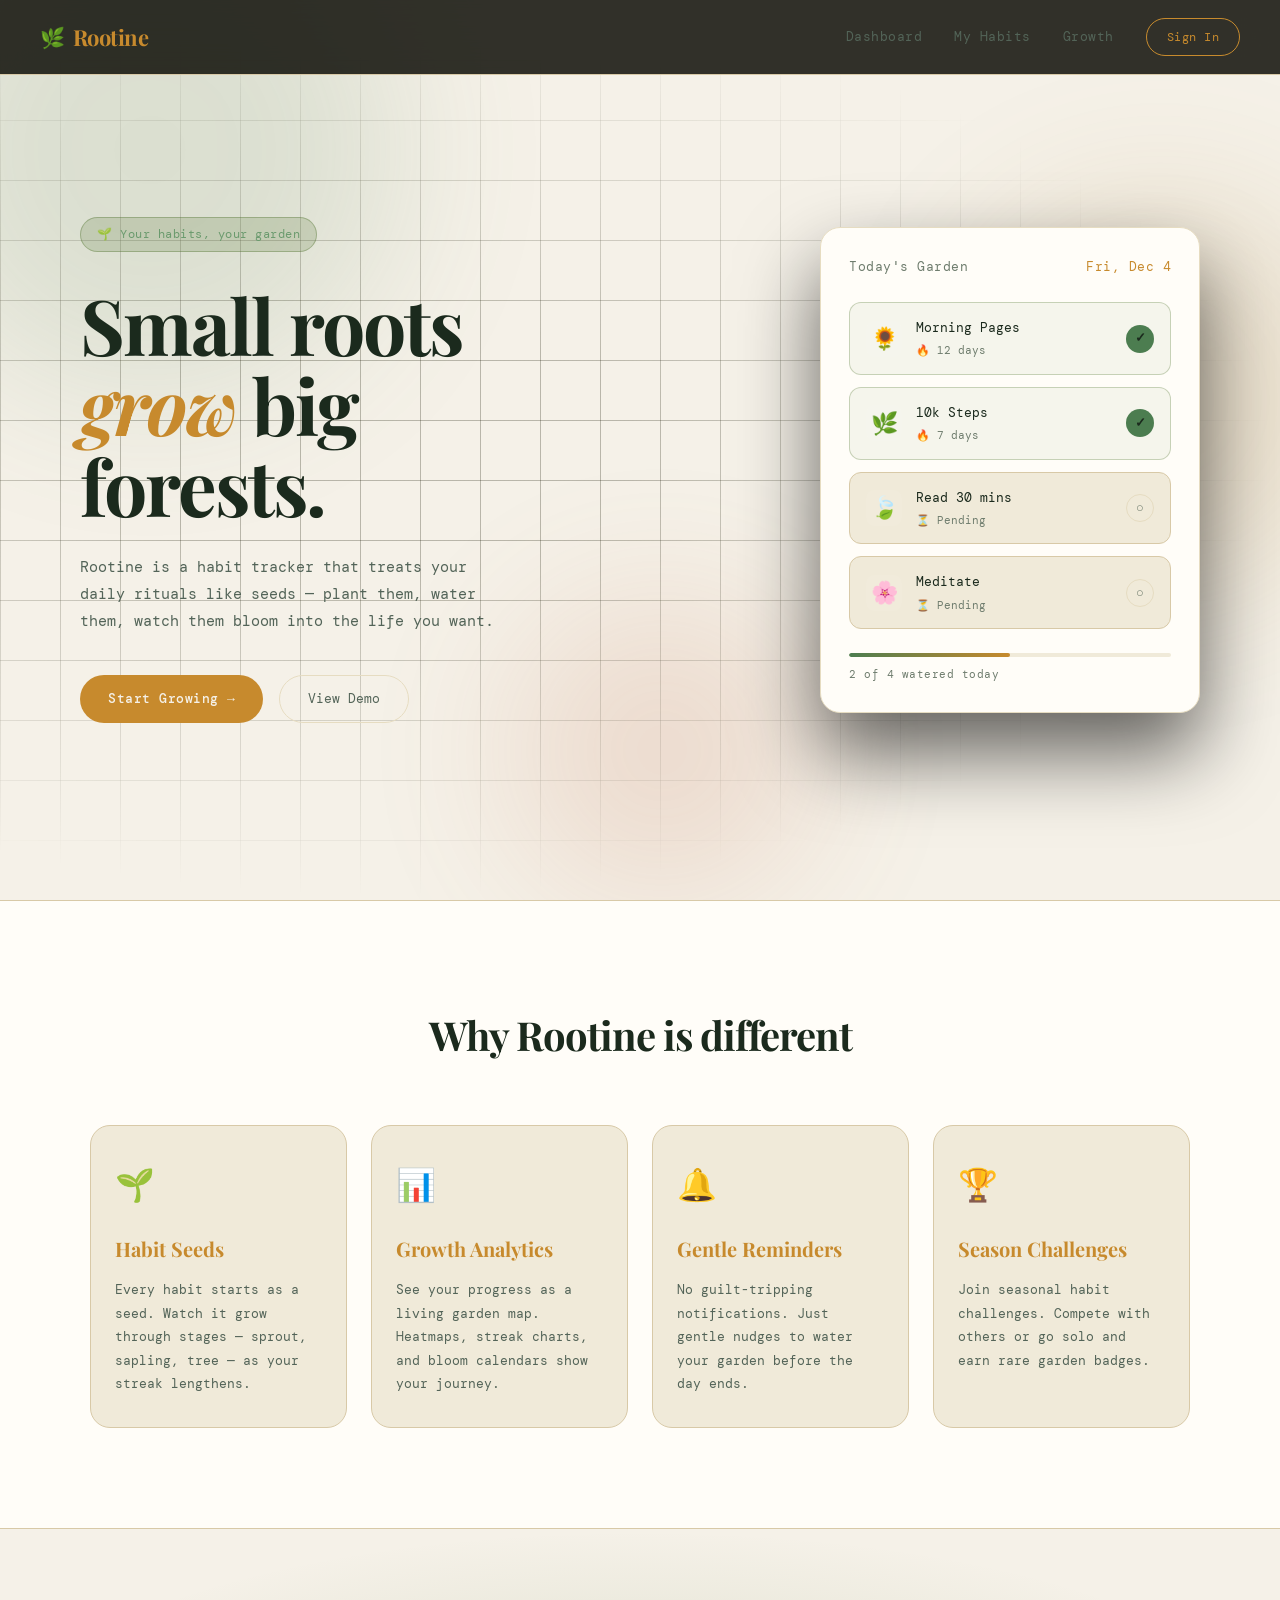
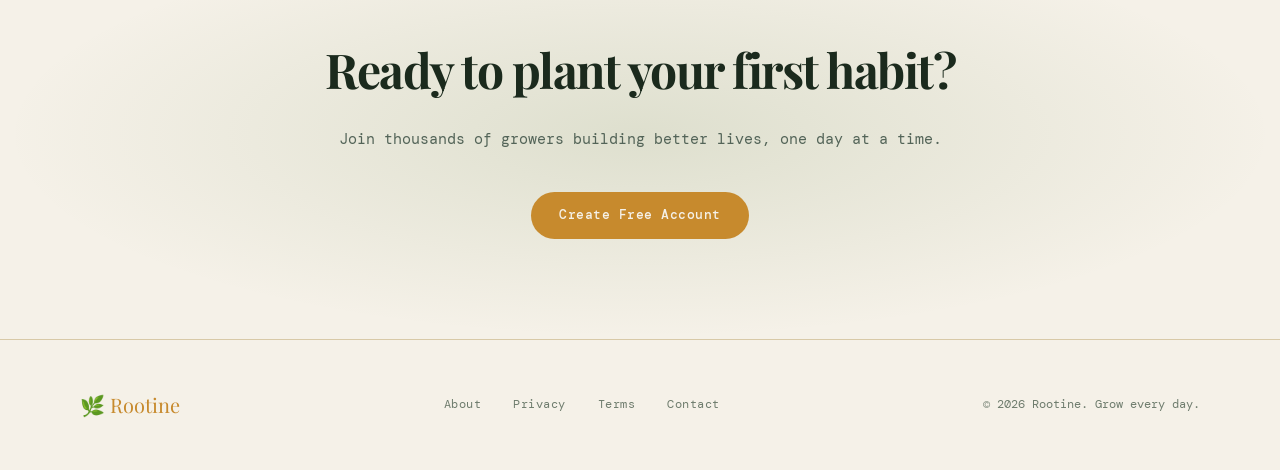
<file: index.html>
<!DOCTYPE html>
<html lang="en">
<head>
  <meta charset="UTF-8" />
  <meta name="viewport" content="width=device-width, initial-scale=1.0"/>
  <title>Rootine — Grow Your Habits</title>
  <link rel="stylesheet" href="css/global.css" />
  <link rel="stylesheet" href="css/landing.css" />
  <link rel="preconnect" href="https://fonts.googleapis.com">
  <link href="https://fonts.googleapis.com/css2?family=Playfair+Display:ital,wght@0,400;0,700;1,400&family=DM+Mono:wght@300;400;500&display=swap" rel="stylesheet">
</head>
<body>
  <nav class="navbar">
    <div class="nav-logo">
      <span class="logo-leaf">🌿</span>
      <span class="logo-text">Rootine</span>
    </div>
    <div class="nav-links">
      <a href="dashboard.html" class="nav-link">Dashboard</a>
      <a href="habits.html" class="nav-link">My Habits</a>
      <a href="analytics.html" class="nav-link">Growth</a>
      <a href="login.html" class="btn-nav">Sign In</a>
    </div>
    <button class="hamburger" id="hamburger">&#9776;</button>
  </nav>

  <main class="hero">
    <div class="hero-bg">
      <div class="blob blob-1"></div>
      <div class="blob blob-2"></div>
      <div class="blob blob-3"></div>
      <div class="grid-overlay"></div>
    </div>

    <div class="hero-content">
      <div class="badge">🌱 Your habits, your garden</div>
      <h1 class="hero-title">
        Small roots<br/>
        <em>grow</em> big<br/>
        forests.
      </h1>
      <p class="hero-subtitle">
        Rootine is a habit tracker that treats your daily rituals like seeds — 
        plant them, water them, watch them bloom into the life you want.
      </p>
      <div class="hero-actions">
        <a href="signup.html" class="btn-primary">Start Growing →</a>
        <a href="dashboard.html" class="btn-ghost">View Demo</a>
      </div>
    </div>

    <div class="hero-visual">
      <div class="garden-card">
        <div class="garden-header">
          <span>Today's Garden</span>
          <span class="garden-date" id="today-date"></span>
        </div>
        <div class="plant-list">
          <div class="plant-item done">
            <div class="plant-icon">🌻</div>
            <div class="plant-info">
              <span class="plant-name">Morning Pages</span>
              <span class="plant-streak">🔥 12 days</span>
            </div>
            <div class="plant-check">✓</div>
          </div>
          <div class="plant-item done">
            <div class="plant-icon">🌿</div>
            <div class="plant-info">
              <span class="plant-name">10k Steps</span>
              <span class="plant-streak">🔥 7 days</span>
            </div>
            <div class="plant-check">✓</div>
          </div>
          <div class="plant-item">
            <div class="plant-icon">🍃</div>
            <div class="plant-info">
              <span class="plant-name">Read 30 mins</span>
              <span class="plant-streak">⏳ Pending</span>
            </div>
            <div class="plant-check pending">○</div>
          </div>
          <div class="plant-item">
            <div class="plant-icon">🌸</div>
            <div class="plant-info">
              <span class="plant-name">Meditate</span>
              <span class="plant-streak">⏳ Pending</span>
            </div>
            <div class="plant-check pending">○</div>
          </div>
        </div>
        <div class="garden-footer">
          <div class="progress-bar-wrap">
            <div class="progress-bar" style="width: 50%"></div>
          </div>
          <span class="progress-label">2 of 4 watered today</span>
        </div>
      </div>
    </div>
  </main>

  <!-- Features Section -->
  <section class="features">
    <h2 class="section-title">Why Rootine is different</h2>
    <div class="features-grid">
      <div class="feature-card">
        <div class="feature-icon">🌱</div>
        <h3>Habit Seeds</h3>
        <p>Every habit starts as a seed. Watch it grow through stages — sprout, sapling, tree — as your streak lengthens.</p>
      </div>
      <div class="feature-card">
        <div class="feature-icon">📊</div>
        <h3>Growth Analytics</h3>
        <p>See your progress as a living garden map. Heatmaps, streak charts, and bloom calendars show your journey.</p>
      </div>
      <div class="feature-card">
        <div class="feature-icon">🔔</div>
        <h3>Gentle Reminders</h3>
        <p>No guilt-tripping notifications. Just gentle nudges to water your garden before the day ends.</p>
      </div>
      <div class="feature-card">
        <div class="feature-icon">🏆</div>
        <h3>Season Challenges</h3>
        <p>Join seasonal habit challenges. Compete with others or go solo and earn rare garden badges.</p>
      </div>
    </div>
  </section>

  <!-- CTA Section -->
  <section class="cta-section">
    <div class="cta-content">
      <h2>Ready to plant your first habit?</h2>
      <p>Join thousands of growers building better lives, one day at a time.</p>
      <a href="signup.html" class="btn-primary">Create Free Account</a>
    </div>
  </section>

  <footer class="footer">
    <div class="footer-logo">🌿 Rootine</div>
    <div class="footer-links">
      <a href="#">About</a>
      <a href="#">Privacy</a>
      <a href="#">Terms</a>
      <a href="#">Contact</a>
    </div>
    <p class="footer-copy">© 2026 Rootine. Grow every day.</p>
  </footer>

  <script src="js/global.js"></script>
  <script>
    document.getElementById('today-date').textContent = new Date().toLocaleDateString('en-US', {weekday:'short', month:'short', day:'numeric'});
  </script>
</body>
</html>
</file>
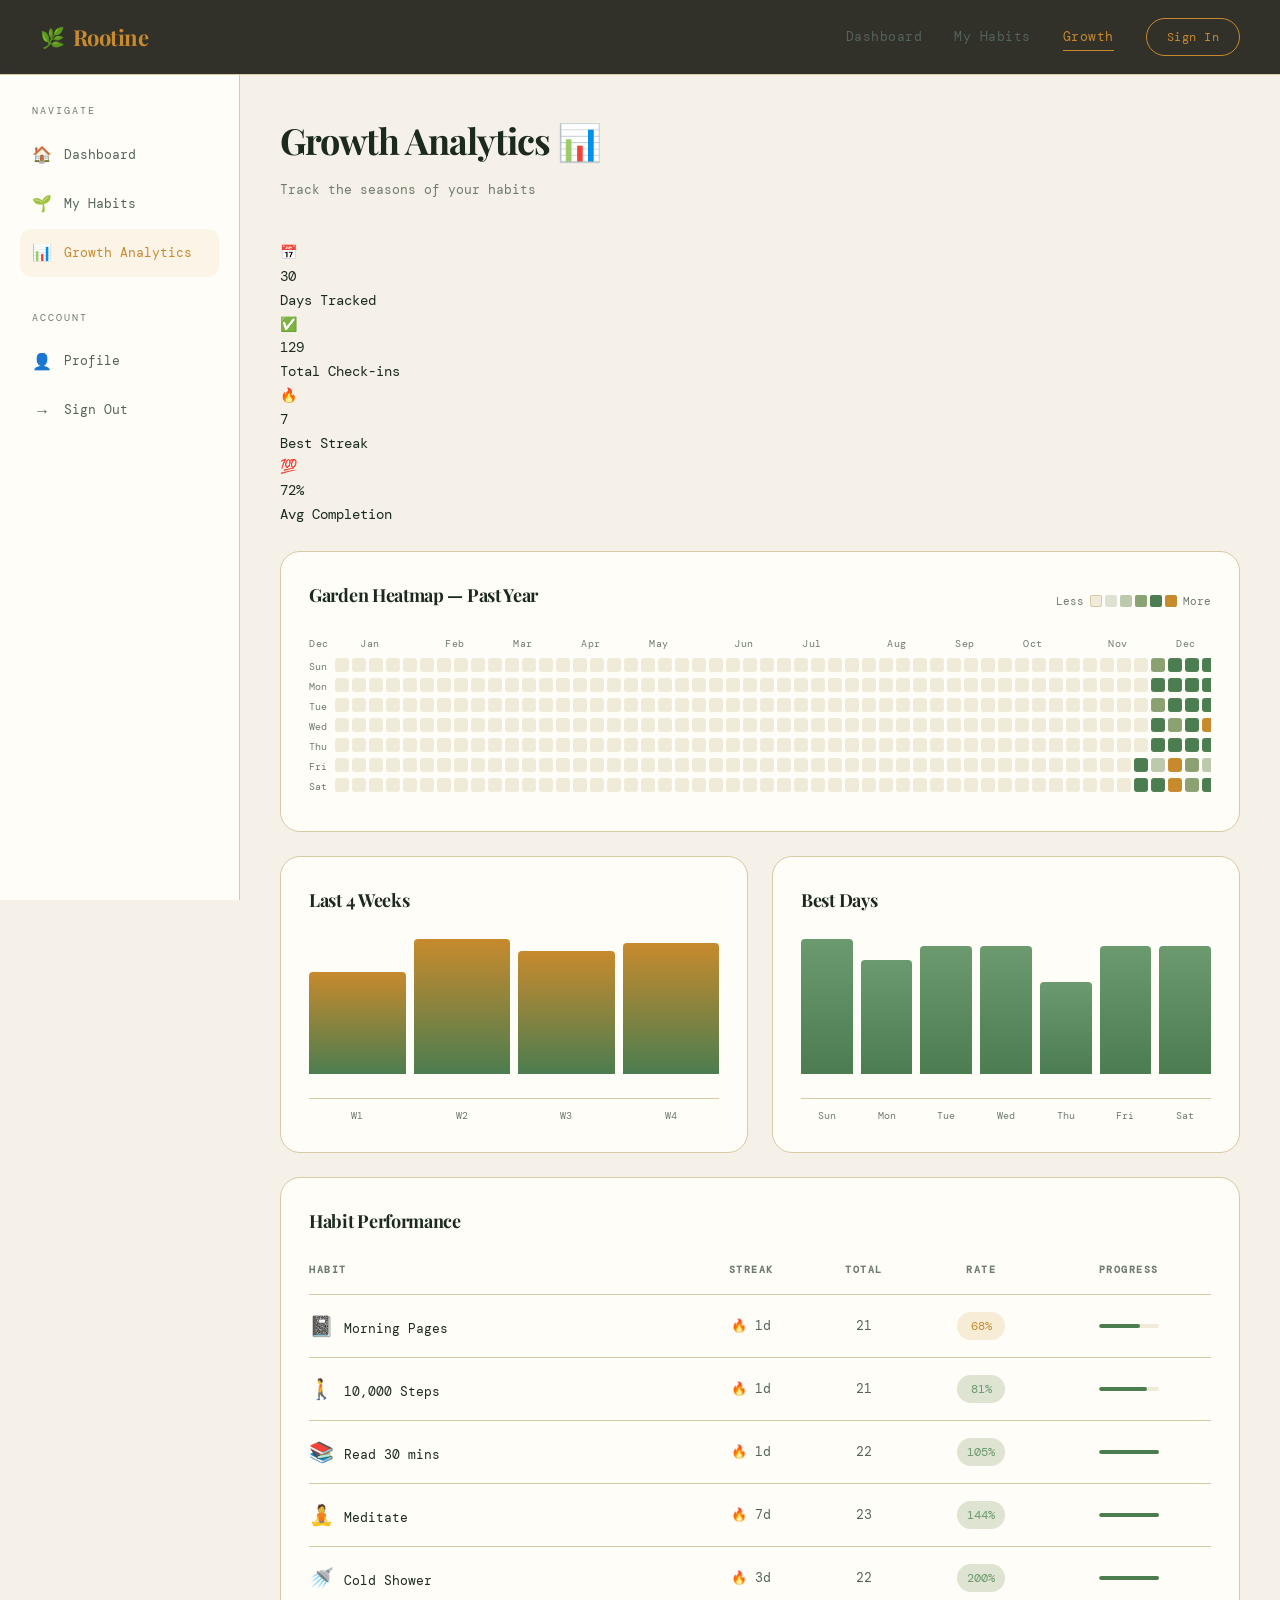
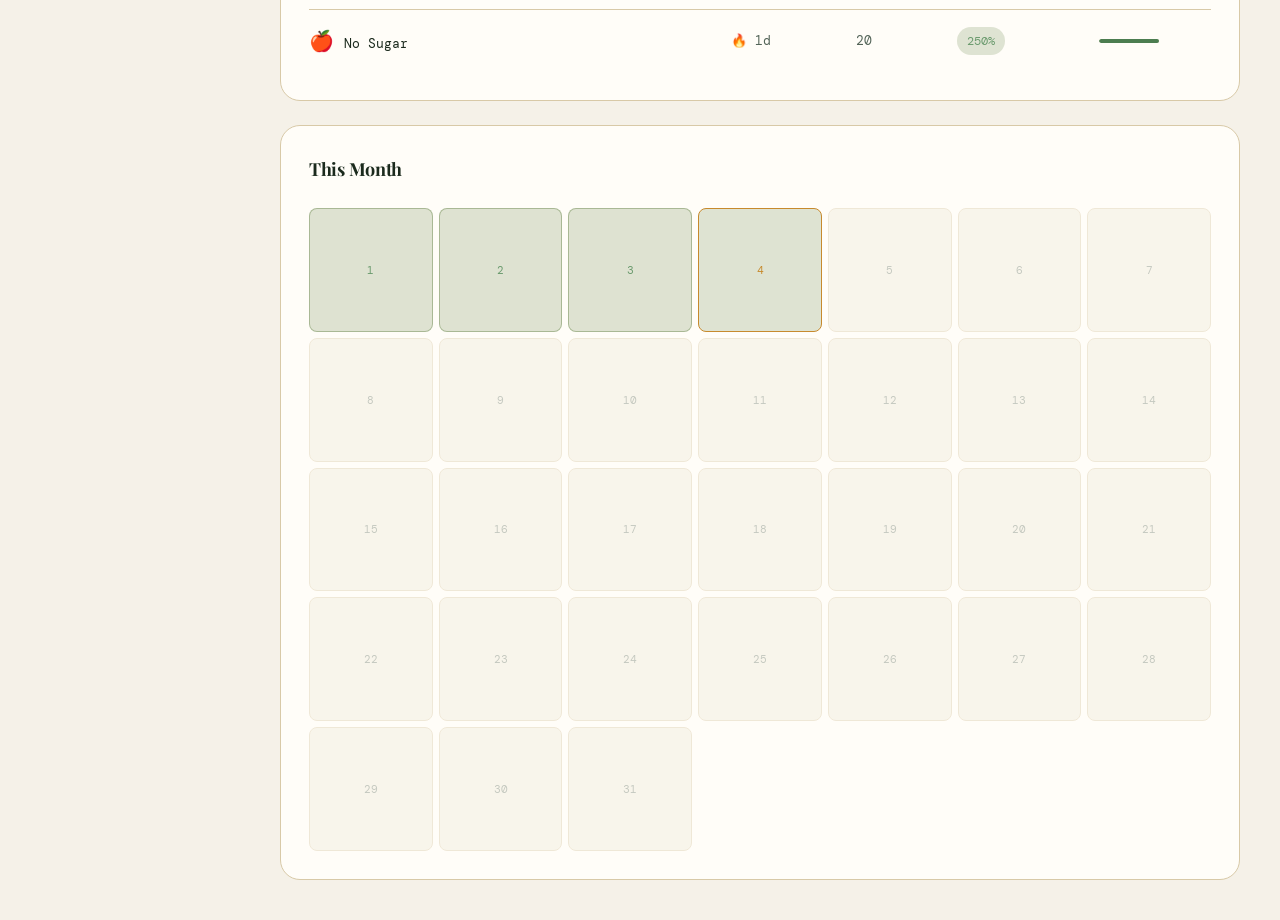
<file: analytics.html>
<!DOCTYPE html>
<html lang="en">
<head>
  <meta charset="UTF-8" />
  <meta name="viewport" content="width=device-width, initial-scale=1.0"/>
  <title>Growth Analytics — Rootine</title>
  <link rel="stylesheet" href="css/global.css" />
  <link rel="stylesheet" href="css/analytics.css" />
  <link rel="preconnect" href="https://fonts.googleapis.com">
  <link href="https://fonts.googleapis.com/css2?family=Playfair+Display:ital,wght@0,400;0,700;1,400&family=DM+Mono:wght@300;400;500&display=swap" rel="stylesheet">
</head>
<body>

  <nav class="navbar">
    <div class="nav-logo">
      <a href="index.html" style="display:flex;align-items:center;gap:8px;">
        <span class="logo-leaf">🌿</span>
        <span class="logo-text">Rootine</span>
      </a>
    </div>
    <div class="nav-links">
      <a href="dashboard.html" class="nav-link">Dashboard</a>
      <a href="habits.html" class="nav-link">My Habits</a>
      <a href="analytics.html" class="nav-link">Growth</a>
      <a href="login.html" class="btn-nav">Sign In</a>
    </div>
    <button class="hamburger" id="hamburger">&#9776;</button>
  </nav>

  <div class="page-wrapper">
    <aside class="sidebar">
      <div class="sidebar-section">
        <div class="sidebar-label">Navigate</div>
        <a href="dashboard.html" class="sidebar-link">
          <span class="sidebar-icon">🏠</span> Dashboard
        </a>
        <a href="habits.html" class="sidebar-link">
          <span class="sidebar-icon">🌱</span> My Habits
        </a>
        <a href="analytics.html" class="sidebar-link active">
          <span class="sidebar-icon">📊</span> Growth Analytics
        </a>
      </div>
      <div class="sidebar-section">
        <div class="sidebar-label">Account</div>
        <a href="profile.html" class="sidebar-link">
          <span class="sidebar-icon">👤</span> Profile
        </a>
        <a href="login.html" class="sidebar-link">
          <span class="sidebar-icon">→</span> Sign Out
        </a>
      </div>
    </aside>

    <main class="main-content">
      <div class="page-header">
        <h1>Growth Analytics 📊</h1>
        <p>Track the seasons of your habits</p>
      </div>

      <!-- Top Stats -->
      <div class="stats-row" style="margin-bottom:24px;">
        <div class="stat-card">
          <div class="stat-icon">📅</div>
          <div class="stat-value" id="a-days">0</div>
          <div class="stat-label">Days Tracked</div>
        </div>
        <div class="stat-card">
          <div class="stat-icon">✅</div>
          <div class="stat-value" id="a-total">0</div>
          <div class="stat-label">Total Check-ins</div>
        </div>
        <div class="stat-card">
          <div class="stat-icon">🔥</div>
          <div class="stat-value" id="a-streak">0</div>
          <div class="stat-label">Best Streak</div>
        </div>
        <div class="stat-card">
          <div class="stat-icon">💯</div>
          <div class="stat-value" id="a-rate">0%</div>
          <div class="stat-label">Avg Completion</div>
        </div>
      </div>

      <!-- Heatmap + Bar Chart -->
      <div class="analytics-grid">
        <!-- Heatmap -->
        <div class="analytics-card analytics-full">
          <div class="analytics-card-header">
            <h3 class="analytics-card-title">Garden Heatmap — Past Year</h3>
            <div class="heatmap-legend">
              <span>Less</span>
              <div class="legend-cells">
                <div class="legend-cell" style="background:var(--bg-card2);border:1px solid var(--border)"></div>
                <div class="legend-cell" style="background:rgba(90,122,58,0.2)"></div>
                <div class="legend-cell" style="background:rgba(90,122,58,0.4)"></div>
                <div class="legend-cell" style="background:rgba(90,122,58,0.7)"></div>
                <div class="legend-cell" style="background:var(--green)"></div>
                <div class="legend-cell" style="background:var(--amber)"></div>
              </div>
              <span>More</span>
            </div>
          </div>
          <div class="heatmap-wrap">
            <div class="heatmap-months" id="heatmap-months"></div>
            <div class="heatmap-container">
              <div class="heatmap-days">
                <span>Sun</span><span>Mon</span><span>Tue</span><span>Wed</span><span>Thu</span><span>Fri</span><span>Sat</span>
              </div>
              <div class="heatmap-grid" id="heatmap-grid"></div>
            </div>
          </div>
        </div>

        <!-- Weekly Bar Chart -->
        <div class="analytics-card">
          <div class="analytics-card-header">
            <h3 class="analytics-card-title">Last 4 Weeks</h3>
          </div>
          <div class="bar-chart" id="bar-chart"></div>
          <div class="bar-chart-labels" id="bar-labels"></div>
        </div>

        <!-- Completion by Day of Week -->
        <div class="analytics-card">
          <div class="analytics-card-header">
            <h3 class="analytics-card-title">Best Days</h3>
          </div>
          <div class="bar-chart" id="day-chart"></div>
          <div class="bar-chart-labels" id="day-labels"></div>
        </div>
      </div>

      <!-- Habit Performance Table -->
      <div class="analytics-card" style="margin-bottom: 24px;">
        <div class="analytics-card-header">
          <h3 class="analytics-card-title">Habit Performance</h3>
        </div>
        <table class="perf-table">
          <thead>
            <tr>
              <th>Habit</th>
              <th>Streak</th>
              <th>Total</th>
              <th>Rate</th>
              <th>Progress</th>
            </tr>
          </thead>
          <tbody id="perf-tbody"></tbody>
        </table>
      </div>

      <!-- Monthly Calendar -->
      <div class="analytics-card">
        <div class="analytics-card-header">
          <h3 class="analytics-card-title">This Month</h3>
        </div>
        <div class="streak-calendar" id="month-calendar"></div>
      </div>
    </main>
  </div>

  <div id="global-toast" class="toast"></div>

  <script src="js/global.js"></script>
  <script>
    const habits = localDB.getHabits();

    // Top Stats
    function computeTopStats() {
      let totalCheckIns = 0;
      let bestStreak = 0;
      let earliestDate = new Date();
      const today = new Date();

      habits.forEach(h => {
        const dates = localDB.getCompletedDates(h.id);
        totalCheckIns += dates.length;
        const s = calcStreak(dates);
        if (s > bestStreak) bestStreak = s;
        dates.forEach(d => {
          const dt = new Date(d);
          if (dt < earliestDate) earliestDate = dt;
        });
      });

      const daysSince = Math.max(1, Math.ceil((today - earliestDate) / (1000 * 60 * 60 * 24)));
      const possibleTotal = habits.length * daysSince;
      const avgRate = possibleTotal > 0 ? Math.round((totalCheckIns / possibleTotal) * 100) : 0;

      document.getElementById('a-days').textContent = daysSince;
      document.getElementById('a-total').textContent = totalCheckIns;
      document.getElementById('a-streak').textContent = bestStreak;
      document.getElementById('a-rate').textContent = avgRate + '%';
    }

    // Heatmap
    function buildHeatmap() {
      const grid = document.getElementById('heatmap-grid');
      const monthsEl = document.getElementById('heatmap-months');
      const weeks = 52;
      const today = new Date();
      today.setHours(0, 0, 0, 0);

      // Start from start of current week 52 weeks ago
      const startDate = new Date(today);
      startDate.setDate(startDate.getDate() - (weeks * 7) + 1);

      const cells = [];
      const monthLabels = {};

      for (let d = new Date(startDate); d <= today; d.setDate(d.getDate() + 1)) {
        const dateStr = d.toISOString().split('T')[0];
        let count = 0;
        habits.forEach(h => {
          if (localDB.isCompleted(h.id, dateStr)) count++;
        });
        const level = count === 0 ? 0 : count <= 1 ? 1 : count <= 2 ? 2 : count <= 3 ? 3 : count <= 5 ? 4 : 5;
        const isToday = dateStr === todayStr();
        cells.push(`<div class="heatmap-cell" data-level="${level}" title="${dateStr}: ${count} habits" data-istoday="${isToday}"></div>`);

        // Track month starts
        const weekNum = Math.floor((d - startDate) / (7 * 24 * 60 * 60 * 1000));
        if (d.getDate() === 1 || d.getTime() === startDate.getTime()) {
          monthLabels[weekNum] = d.toLocaleDateString('en-US', { month: 'short' });
        }
      }

      grid.innerHTML = cells.join('');

      // Build month labels
      const maxWeek = Math.floor((today - startDate) / (7 * 24 * 60 * 60 * 1000));
      let monthHtml = '';
      for (let w = 0; w <= maxWeek; w++) {
        if (monthLabels[w]) {
          monthHtml += `<span style="width: ${17}px; display:inline-block; font-size:10px; color:var(--muted);">${monthLabels[w]}</span>`;
        } else {
          monthHtml += `<span style="width:17px; display:inline-block;"></span>`;
        }
      }
      monthsEl.innerHTML = monthHtml;
    }

    // Bar Chart
    function buildBarChart() {
      const container = document.getElementById('bar-chart');
      const labelsEl = document.getElementById('bar-labels');
      const weeks = [];
      for (let w = 3; w >= 0; w--) {
        let done = 0;
        let total = habits.length * 7;
        for (let d = 0; d < 7; d++) {
          const date = daysAgo(w * 7 + d);
          habits.forEach(h => { if (localDB.isCompleted(h.id, date)) done++; });
        }
        const pct = total > 0 ? (done / total) * 100 : 0;
        const startDay = daysAgo(w * 7 + 6);
        const label = `W${4 - w}`;
        weeks.push({ pct, label, done, total });
      }

      const maxPct = Math.max(...weeks.map(w => w.pct), 1);
      container.innerHTML = weeks.map(w => `
        <div class="bar-col">
          <div class="bar" style="height: ${(w.pct / maxPct) * 100}%">
            <div class="bar-tooltip">${Math.round(w.pct)}% (${w.done}/${w.total})</div>
          </div>
        </div>
      `).join('');

      labelsEl.innerHTML = weeks.map(w => `
        <div class="bar-label" style="flex:1;text-align:center;">${w.label}</div>
      `).join('');
    }

    // Day of Week Chart
    function buildDayChart() {
      const days = ['Sun', 'Mon', 'Tue', 'Wed', 'Thu', 'Fri', 'Sat'];
      const counts = Array(7).fill(0);
      const totals = Array(7).fill(0);

      for (let i = 0; i < 28; i++) {
        const date = daysAgo(i);
        const dow = new Date(date).getDay();
        habits.forEach(h => {
          totals[dow]++;
          if (localDB.isCompleted(h.id, date)) counts[dow]++;
        });
      }

      const rates = days.map((_, i) => totals[i] > 0 ? (counts[i] / totals[i]) * 100 : 0);
      const maxRate = Math.max(...rates, 1);

      document.getElementById('day-chart').innerHTML = rates.map((r, i) => `
        <div class="bar-col">
          <div class="bar" style="height:${(r / maxRate) * 100}%; background: linear-gradient(180deg, var(--green-light) 0%, var(--green) 100%);">
            <div class="bar-tooltip">${Math.round(r)}%</div>
          </div>
        </div>
      `).join('');

      document.getElementById('day-labels').innerHTML = days.map(d => `
        <div class="bar-label" style="flex:1;text-align:center;">${d}</div>
      `).join('');
    }

    // Performance Table
    function buildPerfTable() {
      const tbody = document.getElementById('perf-tbody');
      if (habits.length === 0) {
        tbody.innerHTML = '<tr><td colspan="5" style="text-align:center;color:var(--muted);padding:40px;">No habits yet</td></tr>';
        return;
      }

      tbody.innerHTML = habits.map(h => {
        const dates = localDB.getCompletedDates(h.id);
        const streak = calcStreak(dates);
        const total = dates.length;
        const daysSince = Math.max(1, Math.ceil((new Date() - new Date(h.created_at)) / (1000 * 60 * 60 * 24)));
        const rate = Math.round((total / daysSince) * 100);
        const rateClass = rate >= 70 ? 'high' : rate >= 40 ? 'mid' : 'low';

        return `
          <tr>
            <td><span class="perf-emoji">${h.emoji}</span><span class="perf-name">${h.name}</span></td>
            <td>🔥 ${streak}d</td>
            <td>${total}</td>
            <td><span class="perf-rate ${rateClass}">${rate}%</span></td>
            <td>
              <div class="perf-mini-bar-wrap">
                <div class="perf-mini-bar" style="width:${rate}%"></div>
              </div>
            </td>
          </tr>
        `;
      }).join('');
    }

    // Month calendar
    function buildMonthCalendar() {
      const cal = document.getElementById('month-calendar');
      const now = new Date();
      const year = now.getFullYear();
      const month = now.getMonth();
      const daysInMonth = new Date(year, month + 1, 0).getDate();
      const todayNum = now.getDate();

      let cells = '';
      for (let d = 1; d <= daysInMonth; d++) {
        const dateStr = `${year}-${String(month + 1).padStart(2, '0')}-${String(d).padStart(2, '0')}`;
        let anyDone = habits.some(h => localDB.isCompleted(h.id, dateStr));
        const isPast = d < todayNum;
        const isToday = d === todayNum;
        const isFuture = d > todayNum;

        cells += `<div class="cal-day ${anyDone ? 'done' : ''} ${isToday ? 'today' : ''} ${isFuture ? 'future' : ''}">${d}</div>`;
      }
      cal.innerHTML = cells;
    }

    computeTopStats();
    buildHeatmap();
    buildBarChart();
    buildDayChart();
    buildPerfTable();
    buildMonthCalendar();
  </script>
</body>
</html>
</file>
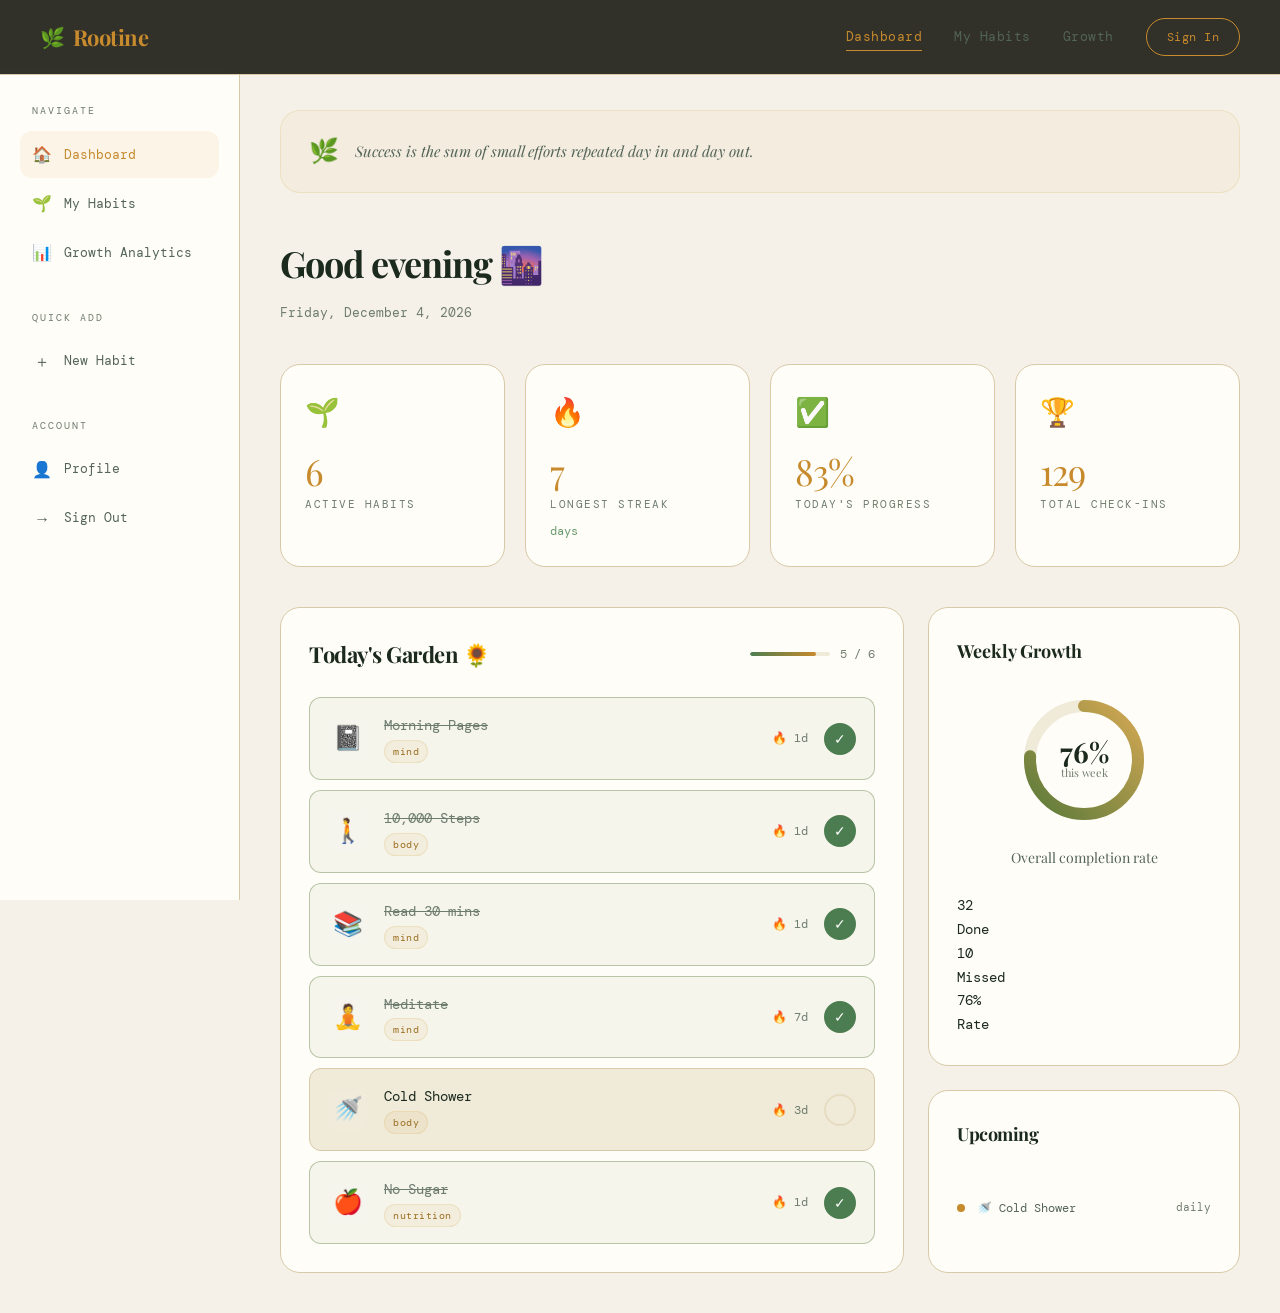
<file: dashboard.html>
<!DOCTYPE html>
<html lang="en">
<head>
  <meta charset="UTF-8" />
  <meta name="viewport" content="width=device-width, initial-scale=1.0"/>
  <title>Dashboard — Rootine</title>
  <link rel="stylesheet" href="css/global.css" />
  <link rel="stylesheet" href="css/dashboard.css" />
  <link rel="preconnect" href="https://fonts.googleapis.com">
  <link href="https://fonts.googleapis.com/css2?family=Playfair+Display:ital,wght@0,400;0,700;1,400&family=DM+Mono:wght@300;400;500&display=swap" rel="stylesheet">
</head>
<body>

  <nav class="navbar">
    <div class="nav-logo">
      <a href="index.html" style="display:flex;align-items:center;gap:8px;">
        <span class="logo-leaf">🌿</span>
        <span class="logo-text">Rootine</span>
      </a>
    </div>
    <div class="nav-links">
      <a href="dashboard.html" class="nav-link">Dashboard</a>
      <a href="habits.html" class="nav-link">My Habits</a>
      <a href="analytics.html" class="nav-link">Growth</a>
      <a href="login.html" class="btn-nav">Sign In</a>
    </div>
    <button class="hamburger" id="hamburger">&#9776;</button>
  </nav>

  <div class="page-wrapper">
    <!-- Sidebar -->
    <aside class="sidebar">
      <div class="sidebar-section">
        <div class="sidebar-label">Navigate</div>
        <a href="dashboard.html" class="sidebar-link active">
          <span class="sidebar-icon">🏠</span> Dashboard
        </a>
        <a href="habits.html" class="sidebar-link">
          <span class="sidebar-icon">🌱</span> My Habits
        </a>
        <a href="analytics.html" class="sidebar-link">
          <span class="sidebar-icon">📊</span> Growth Analytics
        </a>
      </div>
      <div class="sidebar-section">
        <div class="sidebar-label">Quick Add</div>
        <a href="habits.html#add" class="sidebar-link">
          <span class="sidebar-icon">＋</span> New Habit
        </a>
      </div>
      <div class="sidebar-section">
        <div class="sidebar-label">Account</div>
        <a href="profile.html" class="sidebar-link">
          <span class="sidebar-icon">👤</span> Profile
        </a>
        <a href="login.html" class="sidebar-link" id="logout-link">
          <span class="sidebar-icon">→</span> Sign Out
        </a>
      </div>
    </aside>

    <!-- Main -->
    <main class="main-content">
      <!-- Quote -->
      <div class="quote-strip">
        <span class="quote-icon">🌿</span>
        <span class="quote-text" id="daily-quote">Loading your daily seed of wisdom...</span>
      </div>

      <!-- Page Header -->
      <div class="page-header">
        <h1 id="greeting">Good morning 🌅</h1>
        <p id="header-date">Loading...</p>
      </div>

      <!-- Stats Row -->
      <div class="stats-row">
        <div class="stat-card">
          <div class="stat-icon">🌱</div>
          <div class="stat-value" id="stat-habits">0</div>
          <div class="stat-label">Active Habits</div>
        </div>
        <div class="stat-card">
          <div class="stat-icon">🔥</div>
          <div class="stat-value" id="stat-streak">0</div>
          <div class="stat-label">Longest Streak</div>
          <div class="stat-change" id="stat-streak-label">days</div>
        </div>
        <div class="stat-card">
          <div class="stat-icon">✅</div>
          <div class="stat-value" id="stat-today">0%</div>
          <div class="stat-label">Today's Progress</div>
        </div>
        <div class="stat-card">
          <div class="stat-icon">🏆</div>
          <div class="stat-value" id="stat-total">0</div>
          <div class="stat-label">Total Check-ins</div>
        </div>
      </div>

      <!-- Dashboard Grid -->
      <div class="dashboard-grid">
        <!-- Today's Habits -->
        <div class="today-section">
          <div class="section-header">
            <h2>Today's Garden 🌻</h2>
            <div class="today-progress">
              <div class="today-bar">
                <div class="today-bar-fill" id="today-bar" style="width: 0%"></div>
              </div>
              <span id="today-count">0 / 0</span>
            </div>
          </div>
          <div class="habit-list" id="today-habit-list">
            <div style="text-align:center; padding: 40px; color: var(--muted);">
              <div class="loading-spinner"></div>
              <p style="margin-top:12px;">Watering your garden...</p>
            </div>
          </div>
        </div>

        <!-- Right Panel -->
        <div style="display: flex; flex-direction: column; gap: 24px;">
          <!-- Growth Ring -->
          <div class="growth-panel">
            <h2 style="font-family:var(--font-display); font-size: 18px; color: var(--cream);">Weekly Growth</h2>
            <div class="ring-wrap">
              <svg class="ring-svg" viewBox="0 0 140 140">
                <defs>
                  <linearGradient id="ringGradient" x1="0%" y1="0%" x2="100%" y2="100%">
                    <stop offset="0%" stop-color="#5a7a3a"/>
                    <stop offset="100%" stop-color="#d4a853"/>
                  </linearGradient>
                </defs>
                <circle class="ring-bg" cx="70" cy="70" r="54"/>
                <circle class="ring-fg" id="ring-circle" cx="70" cy="70" r="54"
                  stroke-dasharray="339.3"
                  stroke-dashoffset="339.3"
                  transform="rotate(-90 70 70)"/>
                <text class="ring-label ring-pct" id="ring-pct-text" x="70" y="66">0%</text>
                <text class="ring-label ring-sub" x="70" y="84">this week</text>
              </svg>
              <div class="ring-title">Overall completion rate</div>
            </div>

            <!-- Summary -->
            <div class="summary-row">
              <div class="summary-item">
                <div class="summary-num" id="sum-done">0</div>
                <div class="summary-label">Done</div>
              </div>
              <div class="summary-item">
                <div class="summary-num" id="sum-missed">0</div>
                <div class="summary-label">Missed</div>
              </div>
              <div class="summary-item">
                <div class="summary-num" id="sum-rate">0%</div>
                <div class="summary-label">Rate</div>
              </div>
            </div>
          </div>

          <!-- Upcoming -->
          <div class="growth-panel" style="flex:1;">
            <div class="section-header" style="margin-bottom:16px;">
              <h2 style="font-family:var(--font-display);font-size:18px;color:var(--cream);">Upcoming</h2>
            </div>
            <div class="upcoming-list" id="upcoming-list">
              <!-- populated by JS -->
            </div>
          </div>
        </div>
      </div>
    </main>
  </div>

  <div id="global-toast" class="toast"></div>

  <script src="js/global.js"></script>
  <script>
    // Quotes
    const quotes = [
      "We are what we repeatedly do. Excellence is not an act but a habit. — Aristotle",
      "Small daily improvements over time lead to stunning results.",
      "You'll never change your life until you change something you do daily.",
      "Habits are the compound interest of self-improvement. — James Clear",
      "The secret of your future is hidden in your daily routine.",
      "Success is the sum of small efforts repeated day in and day out.",
      "A year from now, you'll wish you started today.",
    ];
    document.getElementById('daily-quote').textContent = quotes[new Date().getDay() % quotes.length];

    // Greeting
    const hour = new Date().getHours();
    const greetings = ['Good night', 'Good morning', 'Good afternoon', 'Good evening'];
    const g = hour < 5 ? 0 : hour < 12 ? 1 : hour < 18 ? 2 : 3;
    const emojis = ['🌙', '🌅', '☀️', '🌆'];
    document.getElementById('greeting').textContent = `${greetings[g]} ${emojis[g]}`;
    document.getElementById('header-date').textContent = new Date().toLocaleDateString('en-US', {
      weekday: 'long', year: 'numeric', month: 'long', day: 'numeric'
    });

    // Load and render habits
    function render() {
      const habits = localDB.getHabits();
      const today = todayStr();
      const completions = localDB.getCompletions();

      // Stats
      document.getElementById('stat-habits').textContent = habits.length;

      let totalCheckIns = 0;
      let longestStreak = 0;

      habits.forEach(h => {
        const dates = localDB.getCompletedDates(h.id);
        totalCheckIns += dates.length;
        const s = calcStreak(dates);
        if (s > longestStreak) longestStreak = s;
      });

      document.getElementById('stat-total').textContent = totalCheckIns;
      document.getElementById('stat-streak').textContent = longestStreak;

      // Today
      const completedToday = habits.filter(h => localDB.isCompleted(h.id, today));
      const pct = habits.length ? Math.round((completedToday.length / habits.length) * 100) : 0;
      document.getElementById('stat-today').textContent = `${pct}%`;
      document.getElementById('today-bar').style.width = pct + '%';
      document.getElementById('today-count').textContent = `${completedToday.length} / ${habits.length}`;

      // Render habit list
      const list = document.getElementById('today-habit-list');
      if (habits.length === 0) {
        list.innerHTML = `<div style="text-align:center;padding:40px;color:var(--muted);">
          <div style="font-size:40px;margin-bottom:12px;">🌱</div>
          <p>No habits yet. <a href="habits.html" style="color:var(--amber);">Plant your first one →</a></p>
        </div>`;
      } else {
        list.innerHTML = habits.map(h => {
          const done = localDB.isCompleted(h.id, today);
          const streak = calcStreak(localDB.getCompletedDates(h.id));
          return `
            <div class="habit-item-row ${done ? 'completed' : ''}" onclick="toggleHabit('${h.id}')">
              <div class="habit-emoji">${h.emoji}</div>
              <div class="habit-meta">
                <div class="habit-name">${h.name}</div>
                <div class="habit-tags">
                  <span class="habit-tag">${h.category}</span>
                </div>
              </div>
              <div class="habit-streak-badge">🔥 ${streak}d</div>
              <button class="habit-check-btn">${done ? '✓' : ''}</button>
            </div>
          `;
        }).join('');
      }

      // Weekly ring
      const weekDone = [];
      const weekTotal = habits.length * 7;
      for (let i = 0; i < 7; i++) {
        habits.forEach(h => {
          if (localDB.isCompleted(h.id, daysAgo(i))) weekDone.push(1);
        });
      }
      const weekPct = weekTotal > 0 ? Math.round((weekDone.length / weekTotal) * 100) : 0;
      const circumference = 339.3;
      const offset = circumference - (circumference * weekPct / 100);
      document.getElementById('ring-circle').style.strokeDashoffset = offset;
      document.getElementById('ring-pct-text').textContent = weekPct + '%';

      document.getElementById('sum-done').textContent = weekDone.length;
      document.getElementById('sum-missed').textContent = weekTotal - weekDone.length;
      document.getElementById('sum-rate').textContent = weekPct + '%';

      // Upcoming (incomplete habits for today)
      const upcomingHabits = habits.filter(h => !localDB.isCompleted(h.id, today));
      const upcomingList = document.getElementById('upcoming-list');
      if (upcomingHabits.length === 0) {
        upcomingList.innerHTML = `<p style="font-size:13px;color:var(--green-light);text-align:center;padding:20px;">🎉 All done for today!</p>`;
      } else {
        upcomingList.innerHTML = upcomingHabits.slice(0, 5).map(h => `
          <div class="upcoming-item">
            <div class="upcoming-dot"></div>
            <span>${h.emoji} ${h.name}</span>
            <span>${h.frequency}</span>
          </div>
        `).join('');
      }
    }

    function toggleHabit(habitId) {
      const done = localDB.toggleCompletion(habitId, todayStr());
      showToast(done ? '🌱 Habit watered!' : 'Habit unchecked', done ? 'success' : 'info');
      render();
    }

    render();
  </script>
</body>
</html>
</file>
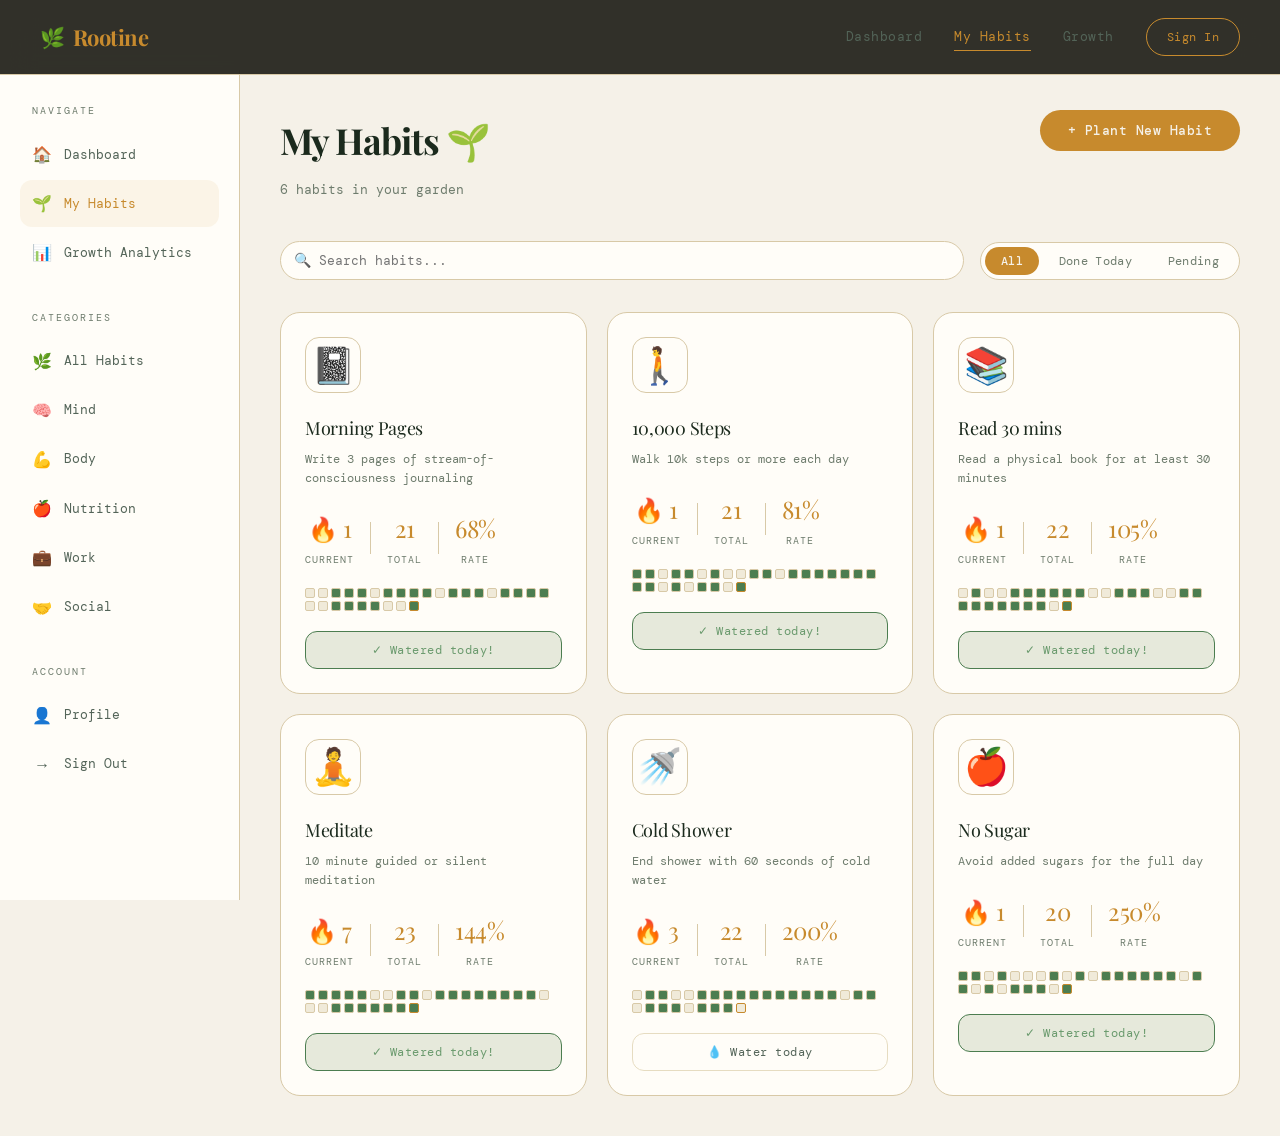
<file: habits.html>
<!DOCTYPE html>
<html lang="en">
<head>
  <meta charset="UTF-8" />
  <meta name="viewport" content="width=device-width, initial-scale=1.0"/>
  <title>My Habits — Rootine</title>
  <link rel="stylesheet" href="css/global.css" />
  <link rel="stylesheet" href="css/habits.css" />
  <link rel="preconnect" href="https://fonts.googleapis.com">
  <link href="https://fonts.googleapis.com/css2?family=Playfair+Display:ital,wght@0,400;0,700;1,400&family=DM+Mono:wght@300;400;500&display=swap" rel="stylesheet">
</head>
<body>

  <nav class="navbar">
    <div class="nav-logo">
      <a href="index.html" style="display:flex;align-items:center;gap:8px;">
        <span class="logo-leaf">🌿</span>
        <span class="logo-text">Rootine</span>
      </a>
    </div>
    <div class="nav-links">
      <a href="dashboard.html" class="nav-link">Dashboard</a>
      <a href="habits.html" class="nav-link">My Habits</a>
      <a href="analytics.html" class="nav-link">Growth</a>
      <a href="login.html" class="btn-nav">Sign In</a>
    </div>
    <button class="hamburger" id="hamburger">&#9776;</button>
  </nav>

  <div class="page-wrapper">
    <aside class="sidebar">
      <div class="sidebar-section">
        <div class="sidebar-label">Navigate</div>
        <a href="dashboard.html" class="sidebar-link">
          <span class="sidebar-icon">🏠</span> Dashboard
        </a>
        <a href="habits.html" class="sidebar-link active">
          <span class="sidebar-icon">🌱</span> My Habits
        </a>
        <a href="analytics.html" class="sidebar-link">
          <span class="sidebar-icon">📊</span> Growth Analytics
        </a>
      </div>
      <div class="sidebar-section">
        <div class="sidebar-label">Categories</div>
        <a href="#" class="sidebar-link" data-filter="all" onclick="setFilter('all',this)">
          <span class="sidebar-icon">🌿</span> All Habits
        </a>
        <a href="#" class="sidebar-link" data-filter="mind" onclick="setFilter('mind',this)">
          <span class="sidebar-icon">🧠</span> Mind
        </a>
        <a href="#" class="sidebar-link" data-filter="body" onclick="setFilter('body',this)">
          <span class="sidebar-icon">💪</span> Body
        </a>
        <a href="#" class="sidebar-link" data-filter="nutrition" onclick="setFilter('nutrition',this)">
          <span class="sidebar-icon">🍎</span> Nutrition
        </a>
        <a href="#" class="sidebar-link" data-filter="work" onclick="setFilter('work',this)">
          <span class="sidebar-icon">💼</span> Work
        </a>
        <a href="#" class="sidebar-link" data-filter="social" onclick="setFilter('social',this)">
          <span class="sidebar-icon">🤝</span> Social
        </a>
      </div>
      <div class="sidebar-section">
        <div class="sidebar-label">Account</div>
        <a href="profile.html" class="sidebar-link">
          <span class="sidebar-icon">👤</span> Profile
        </a>
        <a href="login.html" class="sidebar-link">
          <span class="sidebar-icon">→</span> Sign Out
        </a>
      </div>
    </aside>

    <main class="main-content">
      <div class="page-header" style="display:flex;align-items:flex-start;justify-content:space-between;flex-wrap:wrap;gap:16px;">
        <div>
          <h1>My Habits 🌱</h1>
          <p id="habits-count">Loading your garden...</p>
        </div>
        <button class="btn-primary" onclick="openModal()">+ Plant New Habit</button>
      </div>

      <!-- Toolbar -->
      <div class="habits-toolbar">
        <div class="search-input-wrap">
          <span class="search-icon">🔍</span>
          <input type="text" class="search-input" id="search-input" placeholder="Search habits..." oninput="renderHabits()">
        </div>
        <div class="filter-tabs">
          <button class="filter-tab active" onclick="setStatusFilter('all', this)">All</button>
          <button class="filter-tab" onclick="setStatusFilter('done', this)">Done Today</button>
          <button class="filter-tab" onclick="setStatusFilter('pending', this)">Pending</button>
        </div>
      </div>

      <!-- Habits Grid -->
      <div class="habits-grid" id="habits-grid">
        <div style="grid-column:1/-1;text-align:center;padding:60px;">
          <div class="loading-spinner"></div>
        </div>
      </div>
    </main>
  </div>

  <!-- Add/Edit Modal -->
  <div class="modal-overlay" id="modal-overlay" onclick="closeModalOnOverlay(event)">
    <div class="modal" id="habit-modal">
      <div class="modal-header">
        <h2 class="modal-title" id="modal-title">Plant a New Habit</h2>
        <button class="modal-close" onclick="closeModal()">✕</button>
      </div>

      <div class="form-group">
        <label class="form-label">Choose an emoji</label>
        <div class="emoji-picker-row" id="emoji-picker">
          <!-- Populated by JS -->
        </div>
      </div>

      <div class="form-group">
        <label class="form-label">Habit Name</label>
        <input type="text" class="form-input" id="habit-name" placeholder="e.g. Morning Pages">
      </div>

      <div class="form-group">
        <label class="form-label">Description (optional)</label>
        <input type="text" class="form-input" id="habit-desc" placeholder="What does this habit involve?">
      </div>

      <div class="form-group">
        <label class="form-label">Category</label>
        <select class="form-input" id="habit-category">
          <option value="mind">🧠 Mind</option>
          <option value="body">💪 Body</option>
          <option value="nutrition">🍎 Nutrition</option>
          <option value="work">💼 Work</option>
          <option value="social">🤝 Social</option>
          <option value="creative">🎨 Creative</option>
        </select>
      </div>

      <div class="form-group">
        <label class="form-label">Frequency</label>
        <div class="frequency-row" id="freq-row">
          <button class="freq-btn active" onclick="setFreq('daily', this)">Daily</button>
          <button class="freq-btn" onclick="setFreq('weekdays', this)">Weekdays</button>
          <button class="freq-btn" onclick="setFreq('weekends', this)">Weekends</button>
          <button class="freq-btn" onclick="setFreq('weekly', this)">Weekly</button>
        </div>
      </div>

      <div style="display:flex;gap:12px;margin-top:8px;">
        <button class="btn-ghost" onclick="closeModal()" style="flex:1;">Cancel</button>
        <button class="btn-primary" onclick="saveHabit()" style="flex:2;" id="save-btn">🌱 Plant It</button>
      </div>
    </div>
  </div>

  <div id="global-toast" class="toast"></div>

  <script src="js/global.js"></script>
  <script>
    const EMOJIS = ['🌱','📓','🚶','📚','🧘','🚿','🍎','💪','🎯','✍️','🎨','🏃','🌙','💧','🥗','🎵','📝','🧠','💼','🤝','🌅','🏋️','🦷','🛏️','🌿','🌻','🍃','🌸'];
    let selectedEmoji = '🌱';
    let editingId = null;
    let currentFilter = 'all';
    let statusFilter = 'all';
    let currentFreq = 'daily';

    function initEmojiPicker() {
      const picker = document.getElementById('emoji-picker');
      picker.innerHTML = EMOJIS.map(e => `
        <button class="emoji-btn ${e === selectedEmoji ? 'selected' : ''}" onclick="selectEmoji('${e}', this)">${e}</button>
      `).join('');
    }

    function selectEmoji(emoji, btn) {
      selectedEmoji = emoji;
      document.querySelectorAll('.emoji-btn').forEach(b => b.classList.remove('selected'));
      btn.classList.add('selected');
    }

    function setFreq(f, btn) {
      currentFreq = f;
      document.querySelectorAll('.freq-btn').forEach(b => b.classList.remove('active'));
      btn.classList.add('active');
    }

    function openModal(habitId = null) {
      editingId = habitId;
      initEmojiPicker();

      if (habitId) {
        const habit = localDB.getHabits().find(h => h.id === habitId);
        document.getElementById('modal-title').textContent = 'Edit Habit';
        document.getElementById('habit-name').value = habit.name;
        document.getElementById('habit-desc').value = habit.desc || '';
        document.getElementById('habit-category').value = habit.category;
        selectedEmoji = habit.emoji;
        currentFreq = habit.frequency;
        document.getElementById('save-btn').textContent = '💾 Save Changes';
        initEmojiPicker();
        // Mark freq button
        document.querySelectorAll('.freq-btn').forEach(b => {
          b.classList.toggle('active', b.textContent.toLowerCase() === habit.frequency);
        });
      } else {
        document.getElementById('modal-title').textContent = 'Plant a New Habit';
        document.getElementById('habit-name').value = '';
        document.getElementById('habit-desc').value = '';
        document.getElementById('habit-category').value = 'mind';
        document.getElementById('save-btn').textContent = '🌱 Plant It';
        selectedEmoji = '🌱';
        currentFreq = 'daily';
        initEmojiPicker();
        document.querySelectorAll('.freq-btn').forEach(b => b.classList.toggle('active', b.textContent === 'Daily'));
      }

      document.getElementById('modal-overlay').classList.add('open');
    }

    function closeModal() {
      document.getElementById('modal-overlay').classList.remove('open');
      editingId = null;
    }

    function closeModalOnOverlay(e) {
      if (e.target === document.getElementById('modal-overlay')) closeModal();
    }

    function saveHabit() {
      const name = document.getElementById('habit-name').value.trim();
      if (!name) { showToast('Please give your habit a name 🌱', 'error'); return; }

      const habits = localDB.getHabits();
      const habitData = {
        name,
        emoji: selectedEmoji,
        desc: document.getElementById('habit-desc').value.trim(),
        category: document.getElementById('habit-category').value,
        frequency: currentFreq,
        created_at: new Date().toISOString().split('T')[0],
      };

      if (editingId) {
        const idx = habits.findIndex(h => h.id === editingId);
        habits[idx] = { ...habits[idx], ...habitData };
        showToast('Habit updated! 🌿', 'success');
      } else {
        habitData.id = 'h_' + Date.now();
        habits.unshift(habitData);
        showToast('New habit planted! 🌱', 'success');
      }

      localDB.saveHabits(habits);
      closeModal();
      renderHabits();
    }

    function deleteHabit(id) {
      if (!confirm('Remove this habit from your garden?')) return;
      const habits = localDB.getHabits().filter(h => h.id !== id);
      localDB.saveHabits(habits);
      showToast('Habit removed 🍂', 'info');
      renderHabits();
    }

    function setFilter(cat, el) {
      currentFilter = cat;
      document.querySelectorAll('[data-filter]').forEach(a => a.classList.remove('active'));
      el.classList.add('active');
      renderHabits();
    }

    function setStatusFilter(f, btn) {
      statusFilter = f;
      document.querySelectorAll('.filter-tab').forEach(b => b.classList.remove('active'));
      btn.classList.add('active');
      renderHabits();
    }

    function getMiniHeatmap(habitId) {
      const cells = [];
      for (let i = 27; i >= 0; i--) {
        const date = daysAgo(i);
        const done = localDB.isCompleted(habitId, date);
        const isToday = i === 0;
        cells.push(`<div class="heat-cell ${done ? 'high' : ''} ${isToday ? 'today' : ''}" title="${date}"></div>`);
      }
      return cells.join('');
    }

    function renderHabits() {
      const search = document.getElementById('search-input').value.toLowerCase();
      let habits = localDB.getHabits();
      const today = todayStr();

      if (currentFilter !== 'all') habits = habits.filter(h => h.category === currentFilter);
      if (search) habits = habits.filter(h => h.name.toLowerCase().includes(search) || (h.desc || '').toLowerCase().includes(search));
      if (statusFilter === 'done') habits = habits.filter(h => localDB.isCompleted(h.id, today));
      if (statusFilter === 'pending') habits = habits.filter(h => !localDB.isCompleted(h.id, today));

      document.getElementById('habits-count').textContent = `${habits.length} habit${habits.length !== 1 ? 's' : ''} in your garden`;

      const grid = document.getElementById('habits-grid');

      if (habits.length === 0) {
        grid.innerHTML = `
          <div class="empty-state">
            <div class="empty-icon">🌾</div>
            <h3 class="empty-title">Your garden is empty</h3>
            <p class="empty-text">Start by planting your first habit seed.</p>
            <button class="btn-primary" onclick="openModal()">+ Plant a Habit</button>
          </div>
        `;
        return;
      }

      grid.innerHTML = habits.map(h => {
        const done = localDB.isCompleted(h.id, today);
        const streak = calcStreak(localDB.getCompletedDates(h.id));
        const allDates = localDB.getCompletedDates(h.id);
        const totalDone = allDates.length;
        const daysSinceCreation = Math.max(1, Math.ceil((new Date() - new Date(h.created_at)) / (1000 * 60 * 60 * 24)));
        const rate = Math.round((totalDone / daysSinceCreation) * 100);

        return `
          <div class="habit-card">
            <div class="habit-card-header">
              <div class="habit-card-icon">${h.emoji}</div>
              <div class="habit-card-actions">
                <button class="card-action-btn" title="Edit" onclick="openModal('${h.id}');event.stopPropagation()">✏️</button>
                <button class="card-action-btn danger" title="Delete" onclick="deleteHabit('${h.id}');event.stopPropagation()">🗑</button>
              </div>
            </div>

            <div class="habit-card-name">${h.name}</div>
            ${h.desc ? `<div class="habit-card-desc">${h.desc}</div>` : ''}

            <div class="habit-streak-row">
              <div class="streak-block">
                <span class="streak-num">🔥 ${streak}</span>
                <span class="streak-lbl">Current</span>
              </div>
              <div class="streak-divider"></div>
              <div class="streak-block">
                <span class="streak-num">${totalDone}</span>
                <span class="streak-lbl">Total</span>
              </div>
              <div class="streak-divider"></div>
              <div class="streak-block">
                <span class="streak-num">${rate}%</span>
                <span class="streak-lbl">Rate</span>
              </div>
            </div>

            <div class="mini-heatmap">${getMiniHeatmap(h.id)}</div>

            <button class="check-today-btn ${done ? 'done' : ''}" onclick="toggleHabitCard('${h.id}', this)">
              ${done ? '✓ Watered today!' : '💧 Water today'}
            </button>
          </div>
        `;
      }).join('');
    }

    function toggleHabitCard(habitId, btn) {
      const done = localDB.toggleCompletion(habitId, todayStr());
      btn.classList.toggle('done', done);
      btn.textContent = done ? '✓ Watered today!' : '💧 Water today';
      showToast(done ? '💧 Watered!' : 'Unmarked', done ? 'success' : 'info');
      renderHabits();
    }

    // Check for #add hash
    if (window.location.hash === '#add') {
      setTimeout(openModal, 300);
    }

    renderHabits();
  </script>
</body>
</html>
</file>
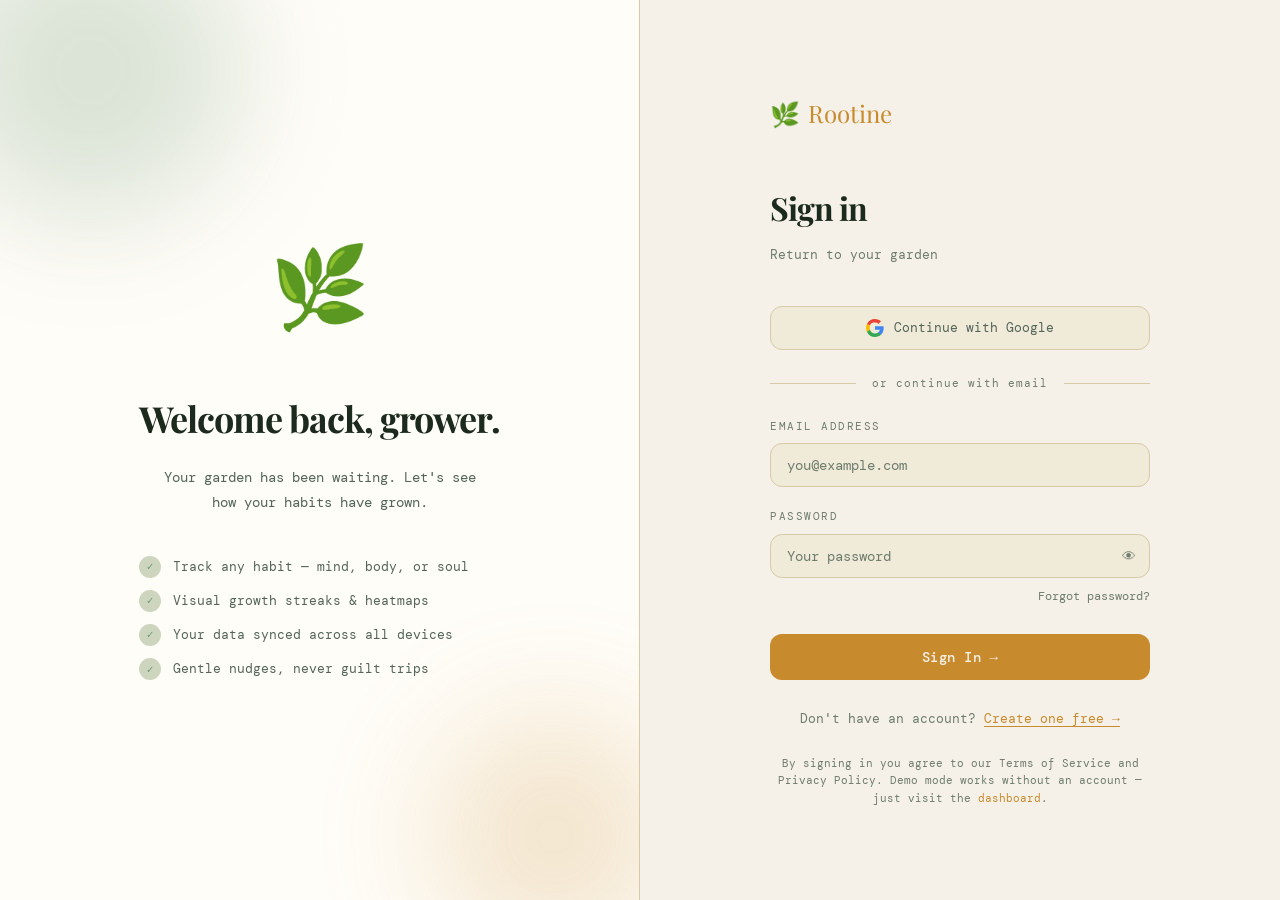
<file: login.html>
<!DOCTYPE html>
<html lang="en">
<head>
  <meta charset="UTF-8" />
  <meta name="viewport" content="width=device-width, initial-scale=1.0"/>
  <title>Sign In — Rootine</title>
  <link rel="stylesheet" href="css/global.css" />
  <link rel="stylesheet" href="css/auth.css" />
  <link rel="preconnect" href="https://fonts.googleapis.com">
  <link href="https://fonts.googleapis.com/css2?family=Playfair+Display:ital,wght@0,400;0,700;1,400&family=DM+Mono:wght@300;400;500&display=swap" rel="stylesheet">
</head>
<body>

  <div class="auth-page">
    <!-- Visual Side -->
    <div class="auth-visual">
      <div class="auth-visual-bg">
        <div class="auth-blob auth-blob-1"></div>
        <div class="auth-blob auth-blob-2"></div>
      </div>
      <div class="auth-visual-content">
        <div class="auth-visual-icon">🌿</div>
        <h2 class="auth-visual-title">Welcome back, grower.</h2>
        <p class="auth-visual-subtitle">Your garden has been waiting. Let's see how your habits have grown.</p>
        <ul class="auth-features-list">
          <li>Track any habit — mind, body, or soul</li>
          <li>Visual growth streaks & heatmaps</li>
          <li>Your data synced across all devices</li>
          <li>Gentle nudges, never guilt trips</li>
        </ul>
      </div>
    </div>

    <!-- Form Side -->
    <div class="auth-form-side">
      <div class="auth-form-wrap">
        <div class="auth-logo">
          <span>🌿</span> Rootine
        </div>

        <h1 class="auth-title">Sign in</h1>
        <p class="auth-subtitle">Return to your garden</p>

        <div class="auth-error" id="auth-error"></div>

        <!-- OAuth -->
        <button class="btn-oauth" onclick="signInGoogle()">
          <svg width="18" height="18" viewBox="0 0 18 18" fill="none">
            <path d="M17.64 9.2c0-.637-.057-1.251-.164-1.84H9v3.481h4.844c-.209 1.125-.843 2.078-1.796 2.717v2.258h2.908c1.702-1.567 2.684-3.875 2.684-6.615z" fill="#4285F4"/>
            <path d="M9 18c2.43 0 4.467-.806 5.956-2.18l-2.908-2.259c-.806.54-1.837.86-3.048.86-2.344 0-4.328-1.584-5.036-3.711H.957v2.332A8.997 8.997 0 0 0 9 18z" fill="#34A853"/>
            <path d="M3.964 10.71A5.41 5.41 0 0 1 3.682 9c0-.593.102-1.17.282-1.71V4.958H.957A8.996 8.996 0 0 0 0 9c0 1.452.348 2.827.957 4.042l3.007-2.332z" fill="#FBBC05"/>
            <path d="M9 3.58c1.321 0 2.508.454 3.44 1.345l2.582-2.58C13.463.891 11.426 0 9 0A8.997 8.997 0 0 0 .957 4.958L3.964 6.29C4.672 4.163 6.656 3.58 9 3.58z" fill="#EA4335"/>
          </svg>
          Continue with Google
        </button>

        <div class="auth-divider"><span>or continue with email</span></div>

        <div class="auth-form">
          <div class="form-group">
            <label class="form-label">Email address</label>
            <input type="email" class="form-input" id="email" placeholder="you@example.com" autocomplete="email">
          </div>
          <div class="form-group">
            <label class="form-label">Password</label>
            <div class="password-wrap">
              <input type="password" class="form-input" id="password" placeholder="Your password" autocomplete="current-password">
              <button class="password-toggle" onclick="togglePassword()" type="button">👁</button>
            </div>
            <a href="#" class="forgot-link">Forgot password?</a>
          </div>
          <button class="btn-auth" onclick="handleSignIn()" id="signin-btn">
            Sign In →
          </button>
        </div>

        <p class="auth-switch">
          Don't have an account? <a href="signup.html">Create one free →</a>
        </p>

        <p style="font-size:11px; color:var(--muted); margin-top:24px; text-align:center; line-height:1.6;">
          By signing in you agree to our Terms of Service and Privacy Policy.
          Demo mode works without an account — just visit the 
          <a href="dashboard.html" style="color:var(--amber);">dashboard</a>.
        </p>
      </div>
    </div>
  </div>

  <script>
    function togglePassword() {
      const pw = document.getElementById('password');
      pw.type = pw.type === 'password' ? 'text' : 'password';
    }

    async function handleSignIn() {
      const email = document.getElementById('email').value.trim();
      const password = document.getElementById('password').value;
      const btn = document.getElementById('signin-btn');
      const errorEl = document.getElementById('auth-error');

      if (!email || !password) {
        errorEl.textContent = 'Please fill in all fields.';
        errorEl.classList.add('show');
        return;
      }

      btn.disabled = true;
      btn.textContent = 'Signing in...';
      errorEl.classList.remove('show');

      // Demo: redirect to dashboard (replace with Supabase signIn)
      // const { data, error } = await signIn(email, password);
      // if (error) { show error; return; }
      // window.location.href = 'dashboard.html';

      // Simulated delay for demo
      setTimeout(() => {
        window.location.href = 'dashboard.html';
      }, 800);
    }

    async function signInGoogle() {
      // Replace with: await signInWithGoogle();
      window.location.href = 'dashboard.html';
    }

    // Enter key
    document.addEventListener('keydown', (e) => {
      if (e.key === 'Enter') handleSignIn();
    });
  </script>
</body>
</html>
</file>
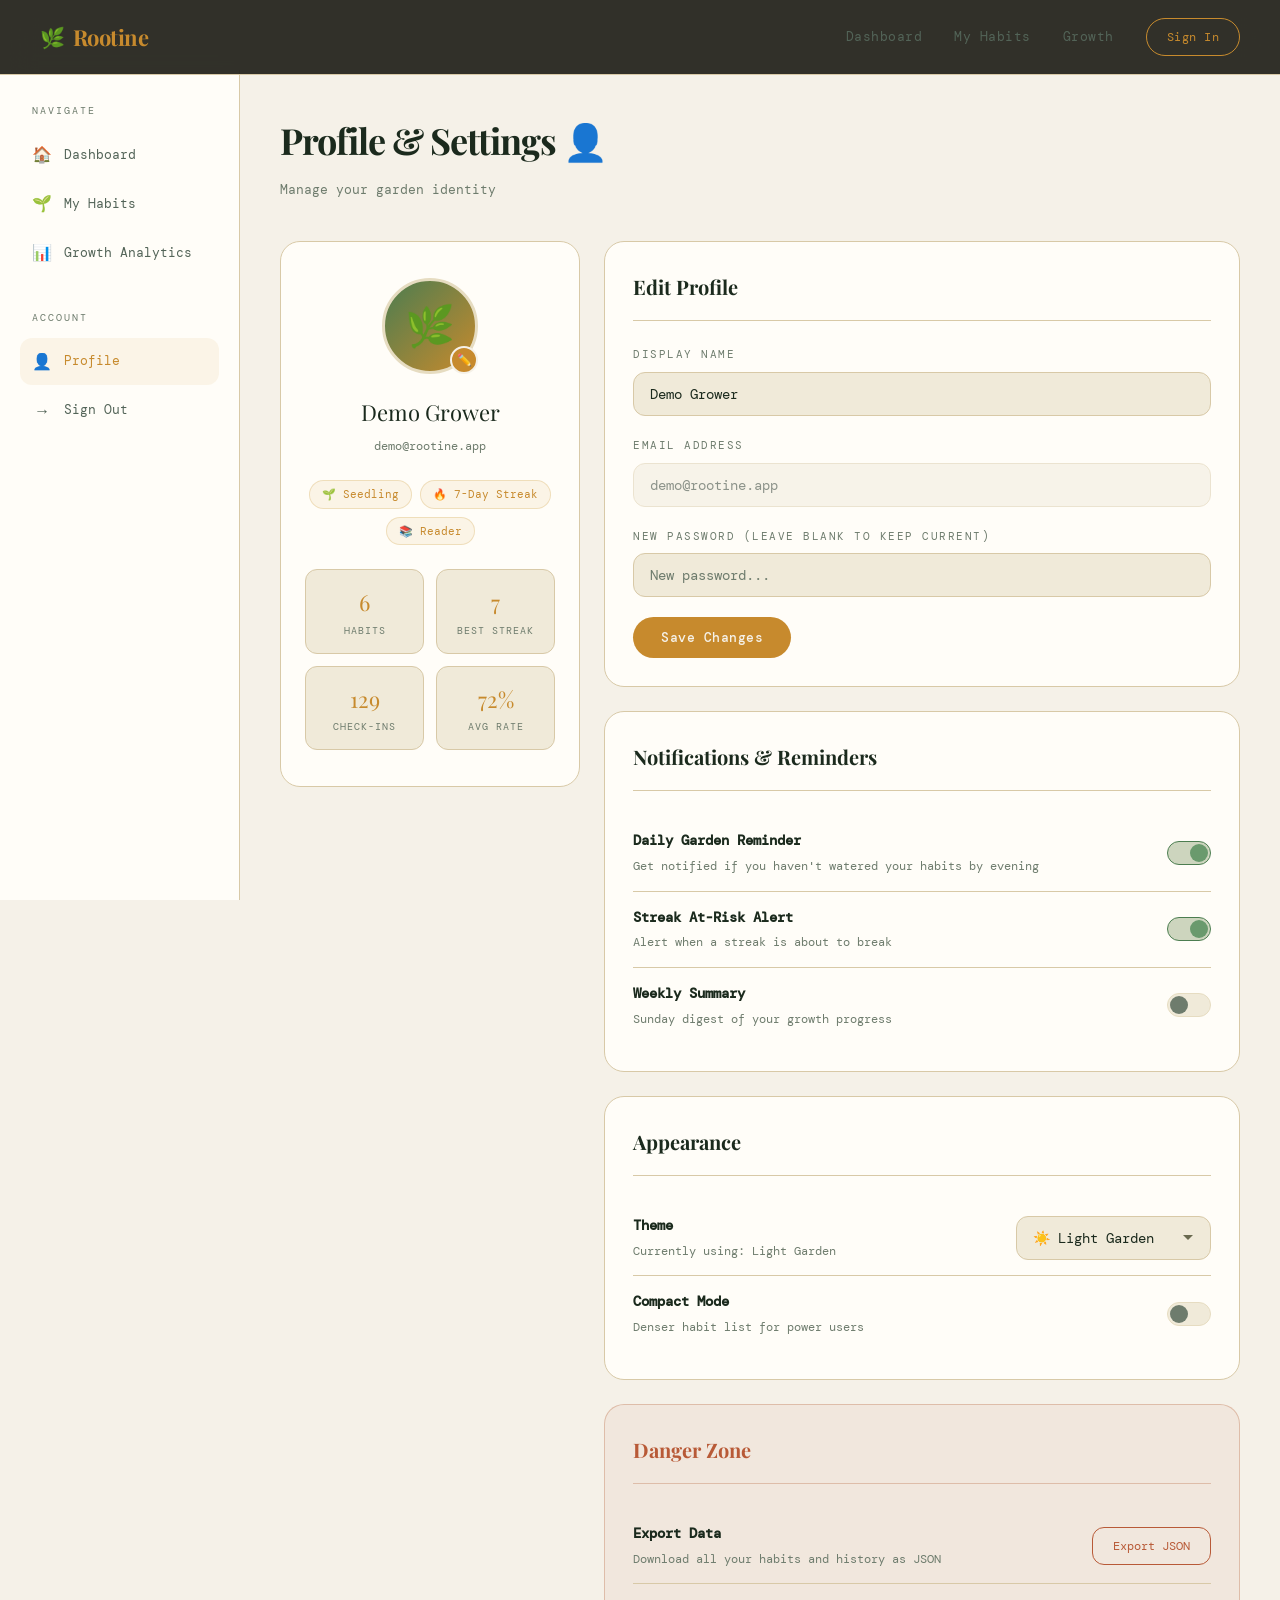
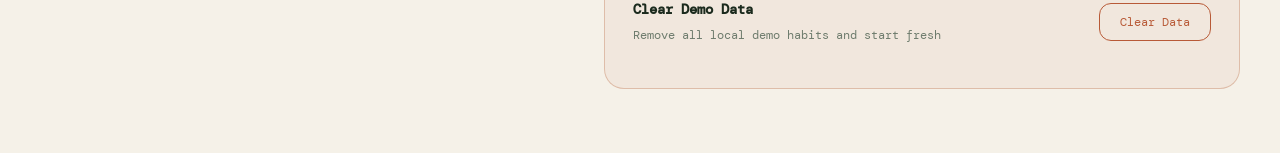
<file: profile.html>
<!DOCTYPE html>
<html lang="en">
<head>
  <meta charset="UTF-8" />
  <meta name="viewport" content="width=device-width, initial-scale=1.0"/>
  <title>Profile — Rootine</title>
  <link rel="stylesheet" href="css/global.css" />
  <link rel="preconnect" href="https://fonts.googleapis.com">
  <link href="https://fonts.googleapis.com/css2?family=Playfair+Display:ital,wght@0,400;0,700;1,400&family=DM+Mono:wght@300;400;500&display=swap" rel="stylesheet">
  <style>
    .profile-grid {
      display: grid;
      grid-template-columns: 300px 1fr;
      gap: 24px;
    }

    .profile-card {
      background: var(--bg-card);
      border: 1px solid var(--border);
      border-radius: var(--radius-lg);
      padding: 36px 24px;
      text-align: center;
      position: sticky;
      top: 90px;
      height: fit-content;
    }

    .avatar-wrap {
      position: relative;
      display: inline-block;
      margin-bottom: 20px;
    }

    .avatar {
      width: 96px;
      height: 96px;
      border-radius: 50%;
      background: linear-gradient(135deg, var(--green), var(--amber));
      display: flex;
      align-items: center;
      justify-content: center;
      font-size: 40px;
      border: 3px solid var(--border-light);
    }

    .avatar-edit {
      position: absolute;
      bottom: 0;
      right: 0;
      width: 28px;
      height: 28px;
      border-radius: 50%;
      background: var(--amber);
      border: 2px solid var(--bg);
      display: flex;
      align-items: center;
      justify-content: center;
      font-size: 12px;
      cursor: pointer;
    }

    .profile-name {
      font-family: var(--font-display);
      font-size: 22px;
      color: var(--cream);
      margin-bottom: 4px;
    }

    .profile-email {
      font-size: 12px;
      color: var(--muted);
      margin-bottom: 24px;
    }

    .profile-badges {
      display: flex;
      flex-wrap: wrap;
      gap: 8px;
      justify-content: center;
      margin-bottom: 24px;
    }

    .profile-badge {
      padding: 4px 12px;
      border-radius: var(--radius-pill);
      font-size: 11px;
      background: rgba(212, 168, 83, 0.1);
      border: 1px solid rgba(212, 168, 83, 0.3);
      color: var(--amber);
    }

    .profile-stats {
      display: grid;
      grid-template-columns: 1fr 1fr;
      gap: 12px;
      margin-top: 24px;
      text-align: center;
    }

    .p-stat {
      padding: 14px;
      background: var(--bg-card2);
      border-radius: var(--radius);
      border: 1px solid var(--border);
    }

    .p-stat-num {
      font-family: var(--font-display);
      font-size: 22px;
      color: var(--amber);
    }

    .p-stat-label {
      font-size: 10px;
      color: var(--muted);
      letter-spacing: 1px;
      text-transform: uppercase;
    }

    /* Settings */
    .settings-section {
      background: var(--bg-card);
      border: 1px solid var(--border);
      border-radius: var(--radius-lg);
      padding: 28px;
      margin-bottom: 24px;
    }

    .settings-section h2 {
      font-family: var(--font-display);
      font-size: 20px;
      color: var(--cream);
      margin-bottom: 24px;
      padding-bottom: 16px;
      border-bottom: 1px solid var(--border);
    }

    .setting-row {
      display: flex;
      align-items: center;
      justify-content: space-between;
      padding: 14px 0;
      border-bottom: 1px solid var(--border);
    }

    .setting-row:last-child {
      border-bottom: none;
    }

    .setting-info h4 {
      font-size: 14px;
      color: var(--cream);
      margin-bottom: 3px;
    }

    .setting-info p {
      font-size: 12px;
      color: var(--muted);
    }

    /* Toggle Switch */
    .toggle {
      position: relative;
      width: 44px;
      height: 24px;
    }

    .toggle input {
      opacity: 0;
      width: 0;
      height: 0;
    }

    .toggle-slider {
      position: absolute;
      inset: 0;
      background: var(--bg-card2);
      border: 1px solid var(--border-light);
      border-radius: 12px;
      cursor: pointer;
      transition: all var(--transition);
    }

    .toggle-slider::before {
      content: '';
      position: absolute;
      width: 18px;
      height: 18px;
      left: 2px;
      top: 2px;
      background: var(--muted);
      border-radius: 50%;
      transition: all var(--transition);
    }

    .toggle input:checked + .toggle-slider {
      background: rgba(90, 122, 58, 0.3);
      border-color: var(--green);
    }

    .toggle input:checked + .toggle-slider::before {
      transform: translateX(20px);
      background: var(--green-light);
    }

    .danger-zone {
      background: rgba(176, 90, 48, 0.06);
      border-color: rgba(176, 90, 48, 0.3);
    }

    .btn-danger {
      padding: 10px 20px;
      background: transparent;
      border: 1px solid var(--rust);
      border-radius: var(--radius);
      color: var(--rust);
      font-family: var(--font-body);
      font-size: 12px;
      cursor: pointer;
      transition: all var(--transition);
    }

    .btn-danger:hover {
      background: rgba(176, 90, 48, 0.1);
    }

    @media (max-width: 900px) {
      .profile-grid { grid-template-columns: 1fr; }
      .profile-card { position: static; }
    }
  </style>
</head>
<body>

  <nav class="navbar">
    <div class="nav-logo">
      <a href="index.html" style="display:flex;align-items:center;gap:8px;">
        <span class="logo-leaf">🌿</span>
        <span class="logo-text">Rootine</span>
      </a>
    </div>
    <div class="nav-links">
      <a href="dashboard.html" class="nav-link">Dashboard</a>
      <a href="habits.html" class="nav-link">My Habits</a>
      <a href="analytics.html" class="nav-link">Growth</a>
      <a href="login.html" class="btn-nav">Sign In</a>
    </div>
    <button class="hamburger" id="hamburger">&#9776;</button>
  </nav>

  <div class="page-wrapper">
    <aside class="sidebar">
      <div class="sidebar-section">
        <div class="sidebar-label">Navigate</div>
        <a href="dashboard.html" class="sidebar-link">
          <span class="sidebar-icon">🏠</span> Dashboard
        </a>
        <a href="habits.html" class="sidebar-link">
          <span class="sidebar-icon">🌱</span> My Habits
        </a>
        <a href="analytics.html" class="sidebar-link">
          <span class="sidebar-icon">📊</span> Growth Analytics
        </a>
      </div>
      <div class="sidebar-section">
        <div class="sidebar-label">Account</div>
        <a href="profile.html" class="sidebar-link active">
          <span class="sidebar-icon">👤</span> Profile
        </a>
        <a href="login.html" class="sidebar-link">
          <span class="sidebar-icon">→</span> Sign Out
        </a>
      </div>
    </aside>

    <main class="main-content">
      <div class="page-header">
        <h1>Profile & Settings 👤</h1>
        <p>Manage your garden identity</p>
      </div>

      <div class="profile-grid">
        <!-- Profile Card -->
        <div class="profile-card">
          <div class="avatar-wrap">
            <div class="avatar">🌿</div>
            <div class="avatar-edit">✏️</div>
          </div>
          <div class="profile-name" id="profile-name">Demo Grower</div>
          <div class="profile-email">demo@rootine.app</div>

          <div class="profile-badges">
            <span class="profile-badge">🌱 Seedling</span>
            <span class="profile-badge">🔥 7-Day Streak</span>
            <span class="profile-badge">📚 Reader</span>
          </div>

          <div class="profile-stats" id="profile-stats">
            <div class="p-stat">
              <div class="p-stat-num" id="ps-habits">0</div>
              <div class="p-stat-label">Habits</div>
            </div>
            <div class="p-stat">
              <div class="p-stat-num" id="ps-streak">0</div>
              <div class="p-stat-label">Best Streak</div>
            </div>
            <div class="p-stat">
              <div class="p-stat-num" id="ps-checkins">0</div>
              <div class="p-stat-label">Check-ins</div>
            </div>
            <div class="p-stat">
              <div class="p-stat-num" id="ps-rate">0%</div>
              <div class="p-stat-label">Avg Rate</div>
            </div>
          </div>
        </div>

        <!-- Settings -->
        <div>
          <!-- Edit Profile -->
          <div class="settings-section">
            <h2>Edit Profile</h2>
            <div class="form-group">
              <label class="form-label">Display Name</label>
              <input type="text" class="form-input" id="name-input" value="Demo Grower">
            </div>
            <div class="form-group">
              <label class="form-label">Email Address</label>
              <input type="email" class="form-input" value="demo@rootine.app" disabled style="opacity:0.5">
            </div>
            <div class="form-group">
              <label class="form-label">New Password (leave blank to keep current)</label>
              <input type="password" class="form-input" placeholder="New password...">
            </div>
            <button class="btn-primary" onclick="saveProfile()">Save Changes</button>
          </div>

          <!-- Notifications -->
          <div class="settings-section">
            <h2>Notifications & Reminders</h2>
            <div class="setting-row">
              <div class="setting-info">
                <h4>Daily Garden Reminder</h4>
                <p>Get notified if you haven't watered your habits by evening</p>
              </div>
              <label class="toggle">
                <input type="checkbox" checked id="notif-daily">
                <span class="toggle-slider"></span>
              </label>
            </div>
            <div class="setting-row">
              <div class="setting-info">
                <h4>Streak At-Risk Alert</h4>
                <p>Alert when a streak is about to break</p>
              </div>
              <label class="toggle">
                <input type="checkbox" checked id="notif-streak">
                <span class="toggle-slider"></span>
              </label>
            </div>
            <div class="setting-row">
              <div class="setting-info">
                <h4>Weekly Summary</h4>
                <p>Sunday digest of your growth progress</p>
              </div>
              <label class="toggle">
                <input type="checkbox" id="notif-weekly">
                <span class="toggle-slider"></span>
              </label>
            </div>
          </div>

          <!-- Appearance -->
          <div class="settings-section">
            <h2>Appearance</h2>
            <div class="setting-row">
              <div class="setting-info">
                <h4>Theme</h4>
                <p>Currently using: Light Garden</p>
              </div>
              <select class="form-input" style="width:auto;">
                <option selected>☀️ Light Garden</option>
                <option>🌿 Dark Botanical</option>
              </select>
            </div>
            <div class="setting-row">
              <div class="setting-info">
                <h4>Compact Mode</h4>
                <p>Denser habit list for power users</p>
              </div>
              <label class="toggle">
                <input type="checkbox" id="compact-mode">
                <span class="toggle-slider"></span>
              </label>
            </div>
          </div>

          <!-- Danger Zone -->
          <div class="settings-section danger-zone">
            <h2 style="color:var(--rust); border-color: rgba(176, 90, 48, 0.3);">Danger Zone</h2>
            <div class="setting-row">
              <div class="setting-info">
                <h4>Export Data</h4>
                <p>Download all your habits and history as JSON</p>
              </div>
              <button class="btn-danger" onclick="exportData()">Export JSON</button>
            </div>
            <div class="setting-row">
              <div class="setting-info">
                <h4>Clear Demo Data</h4>
                <p>Remove all local demo habits and start fresh</p>
              </div>
              <button class="btn-danger" onclick="clearData()">Clear Data</button>
            </div>
          </div>
        </div>
      </div>
    </main>
  </div>

  <div id="global-toast" class="toast"></div>

  <script src="js/global.js"></script>
  <script>
    // Load stats
    function loadProfileStats() {
      const habits = localDB.getHabits();
      document.getElementById('ps-habits').textContent = habits.length;

      let total = 0, bestStreak = 0;
      habits.forEach(h => {
        const dates = localDB.getCompletedDates(h.id);
        total += dates.length;
        const s = calcStreak(dates);
        if (s > bestStreak) bestStreak = s;
      });

      const possible = habits.length * 30;
      document.getElementById('ps-checkins').textContent = total;
      document.getElementById('ps-streak').textContent = bestStreak;
      document.getElementById('ps-rate').textContent = possible > 0 ? Math.round((total / possible) * 100) + '%' : '0%';
    }

    function saveProfile() {
      const name = document.getElementById('name-input').value.trim();
      document.getElementById('profile-name').textContent = name || 'Grower';
      showToast('Profile updated! 🌿', 'success');
    }

    function exportData() {
      const data = {
        habits: localDB.getHabits(),
        completions: localDB.getCompletions(),
        exported_at: new Date().toISOString()
      };
      const blob = new Blob([JSON.stringify(data, null, 2)], { type: 'application/json' });
      const url = URL.createObjectURL(blob);
      const a = document.createElement('a');
      a.href = url;
      a.download = `rootine-export-${todayStr()}.json`;
      a.click();
      URL.revokeObjectURL(url);
      showToast('Data exported! 📦', 'success');
    }

    function clearData() {
      if (!confirm('This will remove all local habits and completions. Are you sure?')) return;
      localStorage.removeItem('rootine_habits');
      localStorage.removeItem('rootine_completions');
      showToast('Data cleared. Refresh to see changes. 🍂', 'info');
    }

    loadProfileStats();
  </script>
</body>
</html>
</file>
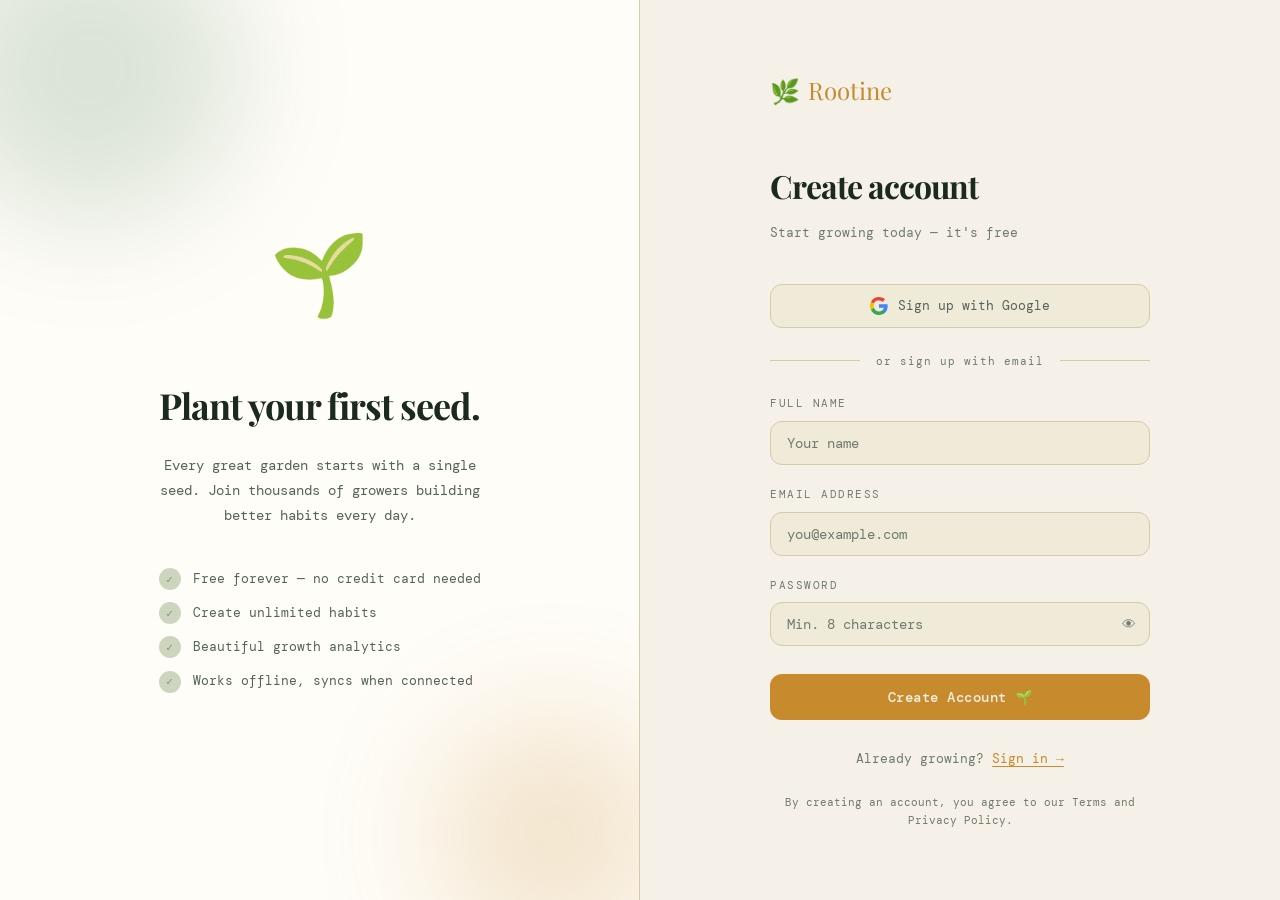
<file: signup.html>
<!DOCTYPE html>
<html lang="en">
<head>
  <meta charset="UTF-8" />
  <meta name="viewport" content="width=device-width, initial-scale=1.0"/>
  <title>Create Account — Rootine</title>
  <link rel="stylesheet" href="css/global.css" />
  <link rel="stylesheet" href="css/auth.css" />
  <link rel="preconnect" href="https://fonts.googleapis.com">
  <link href="https://fonts.googleapis.com/css2?family=Playfair+Display:ital,wght@0,400;0,700;1,400&family=DM+Mono:wght@300;400;500&display=swap" rel="stylesheet">
</head>
<body>

  <div class="auth-page">
    <!-- Visual Side -->
    <div class="auth-visual">
      <div class="auth-visual-bg">
        <div class="auth-blob auth-blob-1"></div>
        <div class="auth-blob auth-blob-2"></div>
      </div>
      <div class="auth-visual-content">
        <div class="auth-visual-icon" style="animation-delay: 0.5s;">🌱</div>
        <h2 class="auth-visual-title">Plant your first seed.</h2>
        <p class="auth-visual-subtitle">Every great garden starts with a single seed. Join thousands of growers building better habits every day.</p>
        <ul class="auth-features-list">
          <li>Free forever — no credit card needed</li>
          <li>Create unlimited habits</li>
          <li>Beautiful growth analytics</li>
          <li>Works offline, syncs when connected</li>
        </ul>
      </div>
    </div>

    <!-- Form Side -->
    <div class="auth-form-side">
      <div class="auth-form-wrap">
        <div class="auth-logo">
          <span>🌿</span> Rootine
        </div>

        <h1 class="auth-title">Create account</h1>
        <p class="auth-subtitle">Start growing today — it's free</p>

        <div class="auth-error" id="auth-error"></div>

        <!-- OAuth -->
        <button class="btn-oauth" onclick="signUpGoogle()">
          <svg width="18" height="18" viewBox="0 0 18 18" fill="none">
            <path d="M17.64 9.2c0-.637-.057-1.251-.164-1.84H9v3.481h4.844c-.209 1.125-.843 2.078-1.796 2.717v2.258h2.908c1.702-1.567 2.684-3.875 2.684-6.615z" fill="#4285F4"/>
            <path d="M9 18c2.43 0 4.467-.806 5.956-2.18l-2.908-2.259c-.806.54-1.837.86-3.048.86-2.344 0-4.328-1.584-5.036-3.711H.957v2.332A8.997 8.997 0 0 0 9 18z" fill="#34A853"/>
            <path d="M3.964 10.71A5.41 5.41 0 0 1 3.682 9c0-.593.102-1.17.282-1.71V4.958H.957A8.996 8.996 0 0 0 0 9c0 1.452.348 2.827.957 4.042l3.007-2.332z" fill="#FBBC05"/>
            <path d="M9 3.58c1.321 0 2.508.454 3.44 1.345l2.582-2.58C13.463.891 11.426 0 9 0A8.997 8.997 0 0 0 .957 4.958L3.964 6.29C4.672 4.163 6.656 3.58 9 3.58z" fill="#EA4335"/>
          </svg>
          Sign up with Google
        </button>

        <div class="auth-divider"><span>or sign up with email</span></div>

        <div class="auth-form">
          <div class="form-group">
            <label class="form-label">Full Name</label>
            <input type="text" class="form-input" id="fullname" placeholder="Your name" autocomplete="name">
          </div>
          <div class="form-group">
            <label class="form-label">Email address</label>
            <input type="email" class="form-input" id="email" placeholder="you@example.com" autocomplete="email">
          </div>
          <div class="form-group">
            <label class="form-label">Password</label>
            <div class="password-wrap">
              <input type="password" class="form-input" id="password" placeholder="Min. 8 characters">
              <button class="password-toggle" onclick="togglePassword()" type="button">👁</button>
            </div>
          </div>
          <div id="strength-row" style="margin-top: -12px; margin-bottom: 16px; display: none;">
            <div style="height: 3px; background: var(--bg-card2); border-radius: 2px; overflow: hidden; margin-bottom: 6px;">
              <div id="strength-bar" style="height: 100%; width: 0; transition: all 0.3s ease; border-radius: 2px;"></div>
            </div>
            <span id="strength-label" style="font-size: 11px; color: var(--muted);"></span>
          </div>
          <button class="btn-auth" onclick="handleSignUp()" id="signup-btn">
            Create Account 🌱
          </button>
        </div>

        <p class="auth-switch">
          Already growing? <a href="login.html">Sign in →</a>
        </p>

        <p style="font-size:11px; color:var(--muted); margin-top:24px; text-align:center; line-height:1.6;">
          By creating an account, you agree to our Terms and Privacy Policy.
        </p>
      </div>
    </div>
  </div>

  <script>
    function togglePassword() {
      const pw = document.getElementById('password');
      pw.type = pw.type === 'password' ? 'text' : 'password';
    }

    document.getElementById('password').addEventListener('input', function() {
      const pw = this.value;
      const row = document.getElementById('strength-row');
      const bar = document.getElementById('strength-bar');
      const label = document.getElementById('strength-label');

      if (pw.length === 0) { row.style.display = 'none'; return; }
      row.style.display = 'block';

      let score = 0;
      if (pw.length >= 8) score++;
      if (/[A-Z]/.test(pw)) score++;
      if (/[0-9]/.test(pw)) score++;
      if (/[^A-Za-z0-9]/.test(pw)) score++;

      const levels = [
        { pct: '25%', color: '#b05a30', text: 'Weak' },
        { pct: '50%', color: '#d4a853', text: 'Fair' },
        { pct: '75%', color: '#7aaa50', text: 'Good' },
        { pct: '100%', color: '#5a7a3a', text: 'Strong 💪' },
      ];
      const lvl = levels[Math.max(0, score - 1)];
      bar.style.width = lvl.pct;
      bar.style.background = lvl.color;
      label.textContent = lvl.text;
      label.style.color = lvl.color;
    });

    async function handleSignUp() {
      const fullname = document.getElementById('fullname').value.trim();
      const email = document.getElementById('email').value.trim();
      const password = document.getElementById('password').value;
      const btn = document.getElementById('signup-btn');
      const errorEl = document.getElementById('auth-error');

      if (!fullname || !email || !password) {
        errorEl.textContent = 'Please fill in all fields.';
        errorEl.classList.add('show');
        return;
      }

      if (password.length < 8) {
        errorEl.textContent = 'Password must be at least 8 characters.';
        errorEl.classList.add('show');
        return;
      }

      btn.disabled = true;
      btn.textContent = 'Planting your garden...';
      errorEl.classList.remove('show');

      // Demo: redirect to dashboard (replace with Supabase signUp)
      // const { data, error } = await signUp(email, password, fullname);
      // if (error) { show error; return; }
      // window.location.href = 'dashboard.html';

      setTimeout(() => {
        window.location.href = 'dashboard.html';
      }, 1000);
    }

    async function signUpGoogle() {
      // Replace with: await signInWithGoogle();
      window.location.href = 'dashboard.html';
    }

    document.addEventListener('keydown', (e) => {
      if (e.key === 'Enter') handleSignUp();
    });
  </script>
</body>
</html>
</file>
<file: css/global.css>
/* ===== GLOBAL.CSS — Base styles, variables, reset ===== */

@import url('https://fonts.googleapis.com/css2?family=Playfair+Display:ital,wght@0,400;0,700;1,400&family=DM+Mono:wght@300;400;500&display=swap');

:root {
  /* Colors */
  --bg:           #f5f1e8;
  --bg-card:      #fffdf8;
  --bg-card2:     #f0ead9;
  --border:       #d8c9a7;
  --border-light: #e6dcc1;

  --amber:        #c78a2d;
  --amber-light:  #e1b865;
  --amber-dark:   #9b6d20;
  --green:        #4c7d50;
  --green-light:  #6a9a6d;
  --green-pale:   #ebf4e4;
  --rust:         #b85a37;
  --cream:        #1b2a1d;
  --cream-dim:    #536458;
  --muted:        #6e7c6d;

  /* Typography */
  --font-display: 'Playfair Display', Georgia, serif;
  --font-body:    'DM Mono', 'Courier New', monospace;

  /* Spacing */
  --radius:       12px;
  --radius-lg:    20px;
  --radius-pill:  999px;

  /* Transitions */
  --transition:   0.2s cubic-bezier(0.4, 0, 0.2, 1);
  --transition-slow: 0.4s cubic-bezier(0.4, 0, 0.2, 1);
}

*, *::before, *::after {
  box-sizing: border-box;
  margin: 0;
  padding: 0;
}

html {
  scroll-behavior: smooth;
}

body {
  background: var(--bg);
  color: var(--cream);
  font-family: var(--font-body);
  font-size: 14px;
  line-height: 1.7;
  min-height: 100vh;
  -webkit-font-smoothing: antialiased;
}

a {
  color: inherit;
  text-decoration: none;
}

img {
  max-width: 100%;
  display: block;
}

button {
  cursor: pointer;
  font-family: var(--font-body);
}

/* ===== NAVBAR ===== */
.navbar {
  position: fixed;
  top: 0;
  left: 0;
  right: 0;
  z-index: 100;
  display: flex;
  align-items: center;
  justify-content: space-between;
  padding: 18px 40px;
  background: rgba(15, 15, 8, 0.85);
  backdrop-filter: blur(16px);
  border-bottom: 1px solid var(--border);
}

.nav-logo {
  display: flex;
  align-items: center;
  gap: 8px;
  font-family: var(--font-display);
  font-size: 22px;
  font-weight: 700;
  color: var(--amber);
  letter-spacing: -0.5px;
}

.logo-leaf {
  font-size: 20px;
}

.nav-links {
  display: flex;
  align-items: center;
  gap: 32px;
}

.nav-link {
  color: var(--cream-dim);
  font-size: 13px;
  letter-spacing: 0.5px;
  transition: color var(--transition);
  position: relative;
}

.nav-link::after {
  content: '';
  position: absolute;
  bottom: -3px;
  left: 0;
  right: 0;
  height: 1px;
  background: var(--amber);
  transform: scaleX(0);
  transition: transform var(--transition);
}

.nav-link:hover {
  color: var(--amber);
}

.nav-link:hover::after,
.nav-link.active::after {
  transform: scaleX(1);
}

.nav-link.active {
  color: var(--amber);
}

/* ===== BUTTONS ===== */
.btn-primary {
  display: inline-flex;
  align-items: center;
  gap: 8px;
  padding: 12px 28px;
  background: var(--amber);
  color: var(--bg);
  border-radius: var(--radius-pill);
  font-family: var(--font-body);
  font-size: 13px;
  font-weight: 500;
  letter-spacing: 0.5px;
  border: none;
  transition: all var(--transition);
  cursor: pointer;
}

.btn-primary:hover {
  background: var(--amber-light);
  transform: translateY(-2px);
  box-shadow: 0 8px 24px rgba(212, 168, 83, 0.3);
}

.btn-ghost {
  display: inline-flex;
  align-items: center;
  gap: 8px;
  padding: 12px 28px;
  background: transparent;
  color: var(--cream-dim);
  border-radius: var(--radius-pill);
  font-family: var(--font-body);
  font-size: 13px;
  border: 1px solid var(--border-light);
  transition: all var(--transition);
  cursor: pointer;
}

.btn-ghost:hover {
  border-color: var(--amber);
  color: var(--amber);
}

.btn-nav {
  display: inline-flex;
  align-items: center;
  padding: 8px 20px;
  background: transparent;
  color: var(--amber);
  border: 1px solid var(--amber);
  border-radius: var(--radius-pill);
  font-family: var(--font-body);
  font-size: 12px;
  letter-spacing: 0.5px;
  transition: all var(--transition);
}

.btn-nav:hover {
  background: var(--amber);
  color: var(--bg);
}

/* ===== HAMBURGER ===== */
.hamburger {
  display: none;
  background: none;
  border: none;
  color: var(--cream);
  font-size: 22px;
  padding: 4px;
}

/* ===== CARDS ===== */
.card {
  background: var(--bg-card);
  border: 1px solid var(--border);
  border-radius: var(--radius-lg);
  padding: 24px;
  transition: border-color var(--transition);
}

.card:hover {
  border-color: var(--border-light);
}

/* ===== PAGE WRAPPER ===== */
.page-wrapper {
  display: flex;
  min-height: 100vh;
  padding-top: 70px;
}

/* ===== SIDEBAR ===== */
.sidebar {
  width: 240px;
  min-height: calc(100vh - 70px);
  background: var(--bg-card);
  border-right: 1px solid var(--border);
  padding: 32px 20px;
  position: fixed;
  top: 70px;
  left: 0;
  bottom: 0;
  overflow-y: auto;
}

.sidebar-section {
  margin-bottom: 32px;
}

.sidebar-label {
  font-size: 10px;
  letter-spacing: 2px;
  text-transform: uppercase;
  color: var(--muted);
  margin-bottom: 12px;
  padding-left: 12px;
}

.sidebar-link {
  display: flex;
  align-items: center;
  gap: 12px;
  padding: 10px 12px;
  border-radius: var(--radius);
  color: var(--cream-dim);
  font-size: 13px;
  transition: all var(--transition);
  margin-bottom: 2px;
}

.sidebar-link:hover,
.sidebar-link.active {
  background: var(--green-pale);
  color: var(--green-light);
}

.sidebar-link.active {
  color: var(--amber);
  background: rgba(212, 168, 83, 0.1);
}

.sidebar-icon {
  font-size: 16px;
  width: 20px;
  text-align: center;
}

/* ===== MAIN CONTENT ===== */
.main-content {
  margin-left: 240px;
  flex: 1;
  padding: 40px;
  min-height: calc(100vh - 70px);
}

/* ===== PAGE HEADER ===== */
.page-header {
  margin-bottom: 40px;
}

.page-header h1 {
  font-family: var(--font-display);
  font-size: 36px;
  color: var(--cream);
  letter-spacing: -1px;
  margin-bottom: 8px;
}

.page-header p {
  color: var(--muted);
  font-size: 13px;
}

/* ===== FORMS ===== */
.form-group {
  margin-bottom: 20px;
}

.form-label {
  display: block;
  font-size: 11px;
  letter-spacing: 1.5px;
  text-transform: uppercase;
  color: var(--muted);
  margin-bottom: 8px;
}

.form-input {
  width: 100%;
  padding: 12px 16px;
  background: var(--bg-card2);
  border: 1px solid var(--border);
  border-radius: var(--radius);
  color: var(--cream);
  font-family: var(--font-body);
  font-size: 14px;
  transition: border-color var(--transition);
  outline: none;
}

.form-input:focus {
  border-color: var(--amber);
}

.form-input::placeholder {
  color: var(--muted);
}

select.form-input {
  appearance: none;
  background-image: url("data:image/svg+xml,%3Csvg xmlns='http://www.w3.org/2000/svg' width='12' height='8' viewBox='0 0 12 8'%3E%3Cpath fill='%236a6a50' d='M1 1l5 5 5-5'/%3E%3C/svg%3E");
  background-repeat: no-repeat;
  background-position: right 16px center;
  padding-right: 40px;
}

/* ===== TOAST ===== */
.toast {
  position: fixed;
  bottom: 32px;
  right: 32px;
  background: var(--bg-card2);
  border: 1px solid var(--border-light);
  border-radius: var(--radius);
  padding: 16px 24px;
  font-size: 13px;
  color: var(--cream);
  z-index: 999;
  animation: slideUp 0.3s ease;
  display: none;
}

.toast.show {
  display: block;
}

.toast.success {
  border-color: var(--green-light);
  color: var(--green-light);
}

.toast.error {
  border-color: var(--rust);
  color: var(--rust);
}

@keyframes slideUp {
  from { transform: translateY(20px); opacity: 0; }
  to   { transform: translateY(0);    opacity: 1; }
}

/* ===== BADGE ===== */
.badge-pill {
  display: inline-flex;
  align-items: center;
  gap: 6px;
  padding: 4px 12px;
  background: rgba(212, 168, 83, 0.1);
  border: 1px solid rgba(212, 168, 83, 0.3);
  border-radius: var(--radius-pill);
  font-size: 11px;
  color: var(--amber);
  letter-spacing: 0.5px;
}

/* ===== LOADING ===== */
.loading-spinner {
  display: inline-block;
  width: 20px;
  height: 20px;
  border: 2px solid var(--border);
  border-top-color: var(--amber);
  border-radius: 50%;
  animation: spin 0.7s linear infinite;
}

@keyframes spin {
  to { transform: rotate(360deg); }
}

/* ===== SCROLLBAR ===== */
::-webkit-scrollbar {
  width: 6px;
}
::-webkit-scrollbar-track {
  background: var(--bg);
}
::-webkit-scrollbar-thumb {
  background: var(--border-light);
  border-radius: 3px;
}
::-webkit-scrollbar-thumb:hover {
  background: var(--muted);
}

/* ===== RESPONSIVE ===== */
@media (max-width: 768px) {
  .navbar {
    padding: 16px 20px;
  }

  .nav-links {
    display: none;
    position: absolute;
    top: 100%;
    left: 0;
    right: 0;
    background: var(--bg-card);
    border-bottom: 1px solid var(--border);
    padding: 20px;
    flex-direction: column;
    gap: 16px;
    align-items: flex-start;
  }

  .nav-links.open {
    display: flex;
  }

  .hamburger {
    display: block;
  }

  .sidebar {
    display: none;
  }

  .main-content {
    margin-left: 0;
    padding: 24px 16px;
  }
}
</file>
<file: css/landing.css>
/* ===== LANDING.CSS ===== */

/* Hero */
.hero {
  min-height: 100vh;
  display: grid;
  grid-template-columns: 1fr 1fr;
  align-items: center;
  gap: 60px;
  padding: 120px 80px 80px;
  position: relative;
  overflow: hidden;
}

.hero-bg {
  position: absolute;
  inset: 0;
  pointer-events: none;
}

.blob {
  position: absolute;
  border-radius: 50%;
  filter: blur(80px);
  opacity: 0.15;
}

.blob-1 {
  width: 500px;
  height: 500px;
  background: var(--green);
  top: -100px;
  left: -100px;
  animation: float 8s ease-in-out infinite;
}

.blob-2 {
  width: 400px;
  height: 400px;
  background: var(--amber-dark);
  top: 200px;
  right: -80px;
  animation: float 10s ease-in-out infinite reverse;
}

.blob-3 {
  width: 300px;
  height: 300px;
  background: var(--rust);
  bottom: 0;
  left: 40%;
  animation: float 7s ease-in-out infinite 2s;
}

@keyframes float {
  0%, 100% { transform: translateY(0) scale(1); }
  50%       { transform: translateY(-30px) scale(1.05); }
}

.grid-overlay {
  position: absolute;
  inset: 0;
  background-image:
    linear-gradient(rgba(46, 46, 26, 0.3) 1px, transparent 1px),
    linear-gradient(90deg, rgba(46, 46, 26, 0.3) 1px, transparent 1px);
  background-size: 60px 60px;
  mask-image: radial-gradient(ellipse at 30% 50%, black 20%, transparent 70%);
}

.hero-content {
  position: relative;
  z-index: 1;
}

.badge {
  display: inline-flex;
  align-items: center;
  gap: 8px;
  padding: 6px 16px;
  background: rgba(90, 122, 58, 0.2);
  border: 1px solid rgba(90, 122, 58, 0.4);
  border-radius: var(--radius-pill);
  font-size: 12px;
  color: var(--green-light);
  letter-spacing: 0.5px;
  margin-bottom: 32px;
  animation: fadeInUp 0.6s ease both;
}

.hero-title {
  font-family: var(--font-display);
  font-size: clamp(52px, 6vw, 80px);
  line-height: 1.05;
  letter-spacing: -2px;
  color: var(--cream);
  margin-bottom: 28px;
  animation: fadeInUp 0.6s ease 0.1s both;
}

.hero-title em {
  color: var(--amber);
  font-style: italic;
}

.hero-subtitle {
  font-size: 15px;
  color: var(--cream-dim);
  line-height: 1.8;
  max-width: 440px;
  margin-bottom: 40px;
  animation: fadeInUp 0.6s ease 0.2s both;
}

.hero-actions {
  display: flex;
  gap: 16px;
  flex-wrap: wrap;
  animation: fadeInUp 0.6s ease 0.3s both;
}

@keyframes fadeInUp {
  from { opacity: 0; transform: translateY(24px); }
  to   { opacity: 1; transform: translateY(0); }
}

/* Garden Demo Card */
.hero-visual {
  position: relative;
  z-index: 1;
  animation: fadeInUp 0.6s ease 0.2s both;
}

.garden-card {
  background: var(--bg-card);
  border: 1px solid var(--border-light);
  border-radius: var(--radius-lg);
  padding: 28px;
  box-shadow: 0 40px 80px rgba(0, 0, 0, 0.6), inset 0 1px 0 rgba(255, 255, 255, 0.04);
  max-width: 380px;
  margin-left: auto;
}

.garden-header {
  display: flex;
  justify-content: space-between;
  align-items: center;
  margin-bottom: 24px;
  font-size: 13px;
  color: var(--muted);
  letter-spacing: 0.5px;
}

.garden-date {
  color: var(--amber);
}

.plant-list {
  display: flex;
  flex-direction: column;
  gap: 12px;
  margin-bottom: 24px;
}

.plant-item {
  display: flex;
  align-items: center;
  gap: 14px;
  padding: 14px 16px;
  background: var(--bg-card2);
  border: 1px solid var(--border);
  border-radius: var(--radius);
  transition: all var(--transition);
  cursor: pointer;
}

.plant-item:hover {
  border-color: var(--border-light);
  transform: translateX(4px);
}

.plant-item.done {
  border-color: rgba(90, 122, 58, 0.3);
  background: rgba(90, 122, 58, 0.06);
}

.plant-icon {
  font-size: 22px;
  width: 36px;
  height: 36px;
  display: flex;
  align-items: center;
  justify-content: center;
  background: rgba(255,255,255,0.04);
  border-radius: 8px;
}

.plant-info {
  flex: 1;
  display: flex;
  flex-direction: column;
  gap: 2px;
}

.plant-name {
  font-size: 13px;
  color: var(--cream);
}

.plant-streak {
  font-size: 11px;
  color: var(--muted);
}

.plant-check {
  width: 28px;
  height: 28px;
  border-radius: 50%;
  display: flex;
  align-items: center;
  justify-content: center;
  font-size: 13px;
  background: var(--green);
  color: var(--cream);
  font-weight: 700;
}

.plant-check.pending {
  background: transparent;
  border: 1px solid var(--border-light);
  color: var(--muted);
}

.garden-footer {
  display: flex;
  flex-direction: column;
  gap: 8px;
}

.progress-bar-wrap {
  height: 4px;
  background: var(--bg-card2);
  border-radius: 2px;
  overflow: hidden;
}

.progress-bar {
  height: 100%;
  background: linear-gradient(90deg, var(--green), var(--amber));
  border-radius: 2px;
  transition: width 1s ease;
}

.progress-label {
  font-size: 11px;
  color: var(--muted);
  letter-spacing: 0.5px;
}

/* Features */
.features {
  padding: 100px 80px;
  background: var(--bg-card);
  border-top: 1px solid var(--border);
}

.section-title {
  font-family: var(--font-display);
  font-size: 40px;
  letter-spacing: -1px;
  color: var(--cream);
  margin-bottom: 56px;
  text-align: center;
}

.features-grid {
  display: grid;
  grid-template-columns: repeat(4, 1fr);
  gap: 24px;
  max-width: 1100px;
  margin: 0 auto;
}

.feature-card {
  background: var(--bg-card2);
  border: 1px solid var(--border);
  border-radius: var(--radius-lg);
  padding: 32px 24px;
  transition: all var(--transition-slow);
}

.feature-card:hover {
  border-color: var(--amber);
  transform: translateY(-8px);
  box-shadow: 0 24px 48px rgba(0,0,0,0.4);
}

.feature-icon {
  font-size: 32px;
  margin-bottom: 20px;
}

.feature-card h3 {
  font-family: var(--font-display);
  font-size: 20px;
  color: var(--amber);
  margin-bottom: 12px;
}

.feature-card p {
  font-size: 13px;
  color: var(--cream-dim);
  line-height: 1.8;
}

/* CTA */
.cta-section {
  padding: 100px 80px;
  text-align: center;
  background: radial-gradient(ellipse at 50% 50%, rgba(90, 122, 58, 0.15) 0%, transparent 70%);
  border-top: 1px solid var(--border);
  border-bottom: 1px solid var(--border);
}

.cta-content h2 {
  font-family: var(--font-display);
  font-size: 48px;
  letter-spacing: -1.5px;
  color: var(--cream);
  margin-bottom: 16px;
}

.cta-content p {
  color: var(--cream-dim);
  font-size: 15px;
  margin-bottom: 40px;
}

/* Footer */
.footer {
  padding: 48px 80px;
  display: flex;
  align-items: center;
  justify-content: space-between;
  flex-wrap: wrap;
  gap: 24px;
}

.footer-logo {
  font-family: var(--font-display);
  font-size: 20px;
  color: var(--amber);
}

.footer-links {
  display: flex;
  gap: 32px;
}

.footer-links a {
  font-size: 12px;
  color: var(--muted);
  letter-spacing: 0.5px;
  transition: color var(--transition);
}

.footer-links a:hover {
  color: var(--cream);
}

.footer-copy {
  font-size: 12px;
  color: var(--muted);
}

@media (max-width: 1024px) {
  .hero {
    grid-template-columns: 1fr;
    padding: 100px 40px 60px;
    text-align: center;
  }
  .hero-subtitle {
    margin: 0 auto 40px;
  }
  .hero-actions {
    justify-content: center;
  }
  .garden-card {
    margin: 0 auto;
  }
  .features-grid {
    grid-template-columns: 1fr 1fr;
  }
}

@media (max-width: 640px) {
  .hero { padding: 80px 20px 40px; }
  .features, .cta-section, .footer { padding: 60px 20px; }
  .features-grid { grid-template-columns: 1fr; }
  .cta-content h2 { font-size: 32px; }
}
</file>
<file: css/analytics.css>
/* ===== ANALYTICS.CSS ===== */

.analytics-grid {
  display: grid;
  grid-template-columns: 1fr 1fr;
  gap: 24px;
  margin-bottom: 24px;
}

.analytics-full {
  grid-column: 1 / -1;
}

.analytics-card {
  background: var(--bg-card);
  border: 1px solid var(--border);
  border-radius: var(--radius-lg);
  padding: 28px;
}

.analytics-card-header {
  display: flex;
  align-items: center;
  justify-content: space-between;
  margin-bottom: 24px;
}

.analytics-card-title {
  font-family: var(--font-display);
  font-size: 18px;
  color: var(--cream);
  letter-spacing: -0.3px;
}

.analytics-period {
  display: flex;
  gap: 4px;
  background: var(--bg-card2);
  border: 1px solid var(--border);
  border-radius: var(--radius-pill);
  padding: 4px;
}

.period-btn {
  padding: 4px 12px;
  border-radius: var(--radius-pill);
  border: none;
  background: transparent;
  font-family: var(--font-body);
  font-size: 11px;
  color: var(--muted);
  transition: all var(--transition);
}

.period-btn.active {
  background: var(--amber);
  color: var(--bg);
}

/* Heatmap */
.heatmap-wrap {
  overflow-x: auto;
  padding-bottom: 8px;
}

.heatmap-grid {
  display: grid;
  grid-template-rows: repeat(7, 1fr);
  grid-auto-flow: column;
  gap: 3px;
  width: max-content;
}

.heatmap-cell {
  width: 14px;
  height: 14px;
  border-radius: 3px;
  background: var(--bg-card2);
  border: 1px solid rgba(255,255,255,0.03);
  position: relative;
  cursor: pointer;
  transition: all var(--transition);
}

.heatmap-cell:hover {
  transform: scale(1.3);
  z-index: 2;
}

.heatmap-cell[data-level="1"] { background: rgba(90, 122, 58, 0.2); }
.heatmap-cell[data-level="2"] { background: rgba(90, 122, 58, 0.4); }
.heatmap-cell[data-level="3"] { background: rgba(90, 122, 58, 0.7); }
.heatmap-cell[data-level="4"] { background: var(--green); }
.heatmap-cell[data-level="5"] { background: var(--amber); }

.heatmap-months {
  display: flex;
  gap: 0;
  margin-bottom: 6px;
  font-size: 10px;
  color: var(--muted);
  letter-spacing: 0.5px;
  width: max-content;
}

.heatmap-days {
  display: grid;
  grid-template-rows: repeat(7, 17px);
  gap: 3px;
  font-size: 10px;
  color: var(--muted);
  margin-right: 8px;
  align-items: center;
}

.heatmap-container {
  display: flex;
}

.heatmap-legend {
  display: flex;
  align-items: center;
  gap: 6px;
  margin-top: 12px;
  font-size: 11px;
  color: var(--muted);
}

.legend-cells {
  display: flex;
  gap: 3px;
}

.legend-cell {
  width: 12px;
  height: 12px;
  border-radius: 2px;
}

/* Bar Chart */
.bar-chart {
  display: flex;
  align-items: flex-end;
  gap: 8px;
  height: 160px;
  padding-bottom: 24px;
  position: relative;
  border-bottom: 1px solid var(--border);
}

.bar-chart-labels {
  display: flex;
  gap: 8px;
  margin-top: 8px;
}

.bar-col {
  flex: 1;
  display: flex;
  flex-direction: column;
  align-items: center;
  justify-content: flex-end;
  gap: 4px;
  height: 100%;
  position: relative;
}

.bar {
  width: 100%;
  border-radius: 4px 4px 0 0;
  background: linear-gradient(180deg, var(--amber) 0%, var(--green) 100%);
  transition: height 0.8s cubic-bezier(0.4, 0, 0.2, 1);
  position: relative;
}

.bar:hover {
  filter: brightness(1.2);
}

.bar-tooltip {
  position: absolute;
  top: -28px;
  left: 50%;
  transform: translateX(-50%);
  background: var(--bg-card2);
  border: 1px solid var(--border-light);
  border-radius: 6px;
  padding: 3px 8px;
  font-size: 10px;
  color: var(--cream);
  white-space: nowrap;
  opacity: 0;
  pointer-events: none;
  transition: opacity var(--transition);
}

.bar:hover .bar-tooltip {
  opacity: 1;
}

.bar-label {
  font-size: 10px;
  color: var(--muted);
  text-align: center;
}

/* Line Chart */
.line-chart-wrap {
  position: relative;
  height: 180px;
}

.line-chart-wrap svg {
  width: 100%;
  height: 100%;
  overflow: visible;
}

/* Habit Performance Table */
.perf-table {
  width: 100%;
  border-collapse: collapse;
}

.perf-table th {
  font-size: 10px;
  letter-spacing: 1.5px;
  text-transform: uppercase;
  color: var(--muted);
  padding: 0 0 16px;
  text-align: left;
  border-bottom: 1px solid var(--border);
}

.perf-table th:not(:first-child) {
  text-align: center;
}

.perf-table td {
  padding: 14px 0;
  border-bottom: 1px solid var(--border);
  font-size: 13px;
  color: var(--cream-dim);
}

.perf-table tr:last-child td {
  border-bottom: none;
}

.perf-table td:not(:first-child) {
  text-align: center;
}

.perf-emoji {
  font-size: 20px;
  margin-right: 10px;
}

.perf-name {
  color: var(--cream);
}

.perf-rate {
  display: inline-flex;
  align-items: center;
  justify-content: center;
  width: 48px;
  padding: 4px 0;
  border-radius: var(--radius-pill);
  font-size: 12px;
}

.perf-rate.high { background: rgba(90, 122, 58, 0.2); color: var(--green-light); }
.perf-rate.mid  { background: rgba(212, 168, 83, 0.2); color: var(--amber); }
.perf-rate.low  { background: rgba(176, 90, 48, 0.2); color: var(--rust); }

.perf-mini-bar-wrap {
  width: 60px;
  height: 4px;
  background: var(--bg-card2);
  border-radius: 2px;
  overflow: hidden;
  display: inline-block;
  vertical-align: middle;
  margin-left: auto;
}

.perf-mini-bar {
  height: 100%;
  background: var(--green);
  border-radius: 2px;
}

/* Streak calendar */
.streak-calendar {
  display: grid;
  grid-template-columns: repeat(7, 1fr);
  gap: 6px;
}

.cal-day {
  aspect-ratio: 1;
  border-radius: 8px;
  display: flex;
  align-items: center;
  justify-content: center;
  font-size: 11px;
  color: var(--muted);
  background: var(--bg-card2);
  border: 1px solid var(--border);
  transition: all var(--transition);
}

.cal-day.done {
  background: rgba(90, 122, 58, 0.2);
  border-color: rgba(90, 122, 58, 0.4);
  color: var(--green-light);
}

.cal-day.today {
  border-color: var(--amber);
  color: var(--amber);
}

.cal-day.future {
  opacity: 0.4;
}

/* Summary Numbers */
.summary-row {
  display: grid;
  grid-template-columns: repeat(3, 1fr);
  gap: 16px;
}

.summary-item {
  text-align: center;
  padding: 16px;
  background: var(--bg-card2);
  border-radius: var(--radius);
  border: 1px solid var(--border);
}

.summary-num {
  font-family: var(--font-display);
  font-size: 28px;
  color: var(--amber);
  letter-spacing: -0.5px;
  margin-bottom: 4px;
}

.summary-label {
  font-size: 10px;
  letter-spacing: 1px;
  text-transform: uppercase;
  color: var(--muted);
}

@media (max-width: 900px) {
  .analytics-grid { grid-template-columns: 1fr; }
}
</file>
<file: css/dashboard.css>
/* ===== DASHBOARD.CSS ===== */

/* Stats Row */
.stats-row {
  display: grid;
  grid-template-columns: repeat(4, 1fr);
  gap: 20px;
  margin-bottom: 40px;
}

.stat-card {
  background: var(--bg-card);
  border: 1px solid var(--border);
  border-radius: var(--radius-lg);
  padding: 24px;
  transition: border-color var(--transition);
}

.stat-card:hover {
  border-color: var(--border-light);
}

.stat-icon {
  font-size: 28px;
  margin-bottom: 16px;
}

.stat-value {
  font-family: var(--font-display);
  font-size: 36px;
  color: var(--amber);
  letter-spacing: -1px;
  line-height: 1;
  margin-bottom: 6px;
}

.stat-label {
  font-size: 11px;
  letter-spacing: 1.5px;
  text-transform: uppercase;
  color: var(--muted);
}

.stat-change {
  font-size: 12px;
  color: var(--green-light);
  margin-top: 8px;
}

/* Two Column Layout */
.dashboard-grid {
  display: grid;
  grid-template-columns: 2fr 1fr;
  gap: 24px;
}

/* Today's Habits */
.today-section {
  background: var(--bg-card);
  border: 1px solid var(--border);
  border-radius: var(--radius-lg);
  padding: 28px;
}

.section-header {
  display: flex;
  align-items: center;
  justify-content: space-between;
  margin-bottom: 24px;
}

.section-header h2 {
  font-family: var(--font-display);
  font-size: 22px;
  color: var(--cream);
  letter-spacing: -0.5px;
}

.today-progress {
  display: flex;
  align-items: center;
  gap: 10px;
  font-size: 12px;
  color: var(--muted);
}

.today-bar {
  width: 80px;
  height: 4px;
  background: var(--bg-card2);
  border-radius: 2px;
  overflow: hidden;
}

.today-bar-fill {
  height: 100%;
  background: linear-gradient(90deg, var(--green), var(--amber));
  border-radius: 2px;
  transition: width 0.8s ease;
}

/* Habit Items */
.habit-list {
  display: flex;
  flex-direction: column;
  gap: 10px;
}

.habit-item-row {
  display: flex;
  align-items: center;
  gap: 16px;
  padding: 16px 18px;
  background: var(--bg-card2);
  border: 1px solid var(--border);
  border-radius: var(--radius);
  cursor: pointer;
  transition: all var(--transition);
  user-select: none;
}

.habit-item-row:hover {
  border-color: var(--border-light);
}

.habit-item-row.completed {
  border-color: rgba(90, 122, 58, 0.4);
  background: rgba(90, 122, 58, 0.06);
}

.habit-emoji {
  font-size: 24px;
  width: 40px;
  height: 40px;
  background: rgba(255,255,255,0.04);
  border-radius: 10px;
  display: flex;
  align-items: center;
  justify-content: center;
  flex-shrink: 0;
}

.habit-meta {
  flex: 1;
}

.habit-name {
  font-size: 14px;
  color: var(--cream);
  margin-bottom: 2px;
}

.habit-item-row.completed .habit-name {
  text-decoration: line-through;
  color: var(--muted);
}

.habit-tags {
  display: flex;
  gap: 6px;
  flex-wrap: wrap;
}

.habit-tag {
  font-size: 10px;
  padding: 2px 8px;
  background: rgba(212, 168, 83, 0.1);
  border: 1px solid rgba(212, 168, 83, 0.2);
  border-radius: var(--radius-pill);
  color: var(--amber-dark);
  letter-spacing: 0.5px;
}

.habit-streak-badge {
  font-size: 12px;
  color: var(--muted);
  white-space: nowrap;
  display: flex;
  align-items: center;
  gap: 4px;
}

.habit-check-btn {
  width: 32px;
  height: 32px;
  border-radius: 50%;
  border: 2px solid var(--border-light);
  background: transparent;
  display: flex;
  align-items: center;
  justify-content: center;
  font-size: 14px;
  color: transparent;
  transition: all var(--transition);
  flex-shrink: 0;
}

.habit-item-row:hover .habit-check-btn {
  border-color: var(--green);
}

.habit-item-row.completed .habit-check-btn {
  background: var(--green);
  border-color: var(--green);
  color: white;
}

/* Growth Ring */
.growth-panel {
  background: var(--bg-card);
  border: 1px solid var(--border);
  border-radius: var(--radius-lg);
  padding: 28px;
  display: flex;
  flex-direction: column;
  gap: 24px;
}

.ring-wrap {
  display: flex;
  flex-direction: column;
  align-items: center;
  gap: 16px;
}

.ring-svg {
  width: 140px;
  height: 140px;
}

.ring-bg {
  fill: none;
  stroke: var(--bg-card2);
  stroke-width: 12;
}

.ring-fg {
  fill: none;
  stroke: url(#ringGradient);
  stroke-width: 12;
  stroke-linecap: round;
  transition: stroke-dashoffset 1s ease;
}

.ring-label {
  text-anchor: middle;
  dominant-baseline: middle;
  font-family: 'Playfair Display', serif;
  fill: var(--cream);
}

.ring-pct {
  font-size: 28px;
  font-weight: 700;
}

.ring-sub {
  font-size: 11px;
  fill: var(--muted);
}

.ring-title {
  font-size: 14px;
  color: var(--cream-dim);
  text-align: center;
  font-family: var(--font-display);
}

/* Upcoming Section */
.upcoming-list {
  display: flex;
  flex-direction: column;
  gap: 8px;
}

.upcoming-item {
  display: flex;
  align-items: center;
  gap: 12px;
  font-size: 12px;
  color: var(--cream-dim);
  padding: 8px 0;
  border-bottom: 1px solid var(--border);
}

.upcoming-item:last-child {
  border-bottom: none;
}

.upcoming-dot {
  width: 8px;
  height: 8px;
  border-radius: 50%;
  background: var(--amber);
  flex-shrink: 0;
}

.upcoming-item span:last-child {
  color: var(--muted);
  font-size: 11px;
  margin-left: auto;
}

/* Quote strip */
.quote-strip {
  margin-bottom: 40px;
  padding: 20px 28px;
  background: rgba(212, 168, 83, 0.06);
  border: 1px solid rgba(212, 168, 83, 0.2);
  border-radius: var(--radius-lg);
  display: flex;
  align-items: center;
  gap: 16px;
}

.quote-icon {
  font-size: 24px;
  flex-shrink: 0;
}

.quote-text {
  font-family: var(--font-display);
  font-style: italic;
  font-size: 15px;
  color: var(--cream-dim);
}

@media (max-width: 1100px) {
  .stats-row {
    grid-template-columns: 1fr 1fr;
  }
  .dashboard-grid {
    grid-template-columns: 1fr;
  }
}

@media (max-width: 640px) {
  .stats-row {
    grid-template-columns: 1fr 1fr;
    gap: 12px;
  }
}
</file>
<file: css/habits.css>
/* ===== HABITS.CSS ===== */

/* Toolbar */
.habits-toolbar {
  display: flex;
  align-items: center;
  gap: 16px;
  margin-bottom: 32px;
  flex-wrap: wrap;
}

.search-input-wrap {
  position: relative;
  flex: 1;
  min-width: 200px;
}

.search-icon {
  position: absolute;
  left: 14px;
  top: 50%;
  transform: translateY(-50%);
  color: var(--muted);
  font-size: 14px;
}

.search-input {
  width: 100%;
  padding: 10px 14px 10px 38px;
  background: var(--bg-card);
  border: 1px solid var(--border);
  border-radius: var(--radius-pill);
  color: var(--cream);
  font-family: var(--font-body);
  font-size: 13px;
  outline: none;
  transition: border-color var(--transition);
}

.search-input:focus {
  border-color: var(--amber);
}

.filter-tabs {
  display: flex;
  gap: 4px;
  background: var(--bg-card);
  border: 1px solid var(--border);
  border-radius: var(--radius-pill);
  padding: 4px;
}

.filter-tab {
  padding: 6px 16px;
  border-radius: var(--radius-pill);
  font-size: 12px;
  color: var(--muted);
  border: none;
  background: transparent;
  transition: all var(--transition);
  letter-spacing: 0.3px;
}

.filter-tab.active {
  background: var(--amber);
  color: var(--bg);
  font-weight: 500;
}

.filter-tab:hover:not(.active) {
  color: var(--cream);
}

/* Habit Grid */
.habits-grid {
  display: grid;
  grid-template-columns: repeat(auto-fill, minmax(300px, 1fr));
  gap: 20px;
}

/* Habit Card */
.habit-card {
  background: var(--bg-card);
  border: 1px solid var(--border);
  border-radius: var(--radius-lg);
  padding: 24px;
  transition: all var(--transition-slow);
  position: relative;
  overflow: hidden;
  cursor: pointer;
}

.habit-card::before {
  content: '';
  position: absolute;
  top: 0;
  left: 0;
  right: 0;
  height: 3px;
  background: linear-gradient(90deg, var(--green), var(--amber));
  transform: scaleX(0);
  transform-origin: left;
  transition: transform var(--transition-slow);
}

.habit-card:hover {
  border-color: var(--border-light);
  transform: translateY(-4px);
  box-shadow: 0 16px 40px rgba(0,0,0,0.4);
}

.habit-card:hover::before {
  transform: scaleX(1);
}

.habit-card-header {
  display: flex;
  align-items: flex-start;
  justify-content: space-between;
  margin-bottom: 20px;
}

.habit-card-icon {
  font-size: 36px;
  width: 56px;
  height: 56px;
  background: rgba(255,255,255,0.04);
  border-radius: 14px;
  display: flex;
  align-items: center;
  justify-content: center;
  border: 1px solid var(--border);
}

.habit-card-actions {
  display: flex;
  gap: 8px;
  opacity: 0;
  transition: opacity var(--transition);
}

.habit-card:hover .habit-card-actions {
  opacity: 1;
}

.card-action-btn {
  width: 30px;
  height: 30px;
  border-radius: 8px;
  border: 1px solid var(--border);
  background: var(--bg-card2);
  color: var(--muted);
  font-size: 13px;
  display: flex;
  align-items: center;
  justify-content: center;
  transition: all var(--transition);
}

.card-action-btn:hover {
  border-color: var(--amber);
  color: var(--amber);
}

.card-action-btn.danger:hover {
  border-color: var(--rust);
  color: var(--rust);
}

.habit-card-name {
  font-family: var(--font-display);
  font-size: 18px;
  color: var(--cream);
  margin-bottom: 6px;
  letter-spacing: -0.3px;
}

.habit-card-desc {
  font-size: 12px;
  color: var(--muted);
  line-height: 1.6;
  margin-bottom: 20px;
}

/* Streak display */
.habit-streak-row {
  display: flex;
  align-items: center;
  gap: 16px;
  margin-bottom: 20px;
}

.streak-block {
  display: flex;
  flex-direction: column;
  align-items: center;
  gap: 2px;
}

.streak-num {
  font-family: var(--font-display);
  font-size: 24px;
  color: var(--amber);
  letter-spacing: -0.5px;
}

.streak-lbl {
  font-size: 10px;
  letter-spacing: 1px;
  text-transform: uppercase;
  color: var(--muted);
}

.streak-divider {
  width: 1px;
  height: 32px;
  background: var(--border);
}

/* Mini heatmap */
.mini-heatmap {
  display: flex;
  gap: 3px;
  flex-wrap: wrap;
  margin-bottom: 20px;
}

.heat-cell {
  width: 10px;
  height: 10px;
  border-radius: 2px;
  background: var(--bg-card2);
  border: 1px solid var(--border);
  transition: background var(--transition);
}

.heat-cell.low    { background: rgba(90, 122, 58, 0.3); }
.heat-cell.mid    { background: rgba(90, 122, 58, 0.6); }
.heat-cell.high   { background: var(--green); }
.heat-cell.today  { border-color: var(--amber); }

/* Check today button */
.check-today-btn {
  width: 100%;
  padding: 10px;
  border-radius: var(--radius);
  border: 1px solid var(--border-light);
  background: transparent;
  color: var(--cream-dim);
  font-family: var(--font-body);
  font-size: 12px;
  letter-spacing: 0.5px;
  transition: all var(--transition);
  display: flex;
  align-items: center;
  justify-content: center;
  gap: 8px;
}

.check-today-btn:hover {
  background: var(--green-pale);
  border-color: var(--green);
  color: var(--green-light);
}

.check-today-btn.done {
  background: rgba(90, 122, 58, 0.15);
  border-color: var(--green);
  color: var(--green-light);
}

/* Add Habit Modal */
.modal-overlay {
  position: fixed;
  inset: 0;
  background: rgba(0, 0, 0, 0.7);
  backdrop-filter: blur(8px);
  z-index: 200;
  display: flex;
  align-items: center;
  justify-content: center;
  padding: 20px;
  opacity: 0;
  pointer-events: none;
  transition: opacity var(--transition);
}

.modal-overlay.open {
  opacity: 1;
  pointer-events: all;
}

.modal {
  background: var(--bg-card);
  border: 1px solid var(--border-light);
  border-radius: var(--radius-lg);
  padding: 40px;
  width: 100%;
  max-width: 480px;
  transform: translateY(20px);
  transition: transform var(--transition);
  max-height: 90vh;
  overflow-y: auto;
}

.modal-overlay.open .modal {
  transform: translateY(0);
}

.modal-header {
  display: flex;
  align-items: center;
  justify-content: space-between;
  margin-bottom: 32px;
}

.modal-title {
  font-family: var(--font-display);
  font-size: 24px;
  color: var(--cream);
  letter-spacing: -0.5px;
}

.modal-close {
  width: 32px;
  height: 32px;
  border: 1px solid var(--border);
  border-radius: 8px;
  background: transparent;
  color: var(--muted);
  font-size: 16px;
  display: flex;
  align-items: center;
  justify-content: center;
  transition: all var(--transition);
}

.modal-close:hover {
  border-color: var(--rust);
  color: var(--rust);
}

/* Emoji picker */
.emoji-picker-row {
  display: flex;
  gap: 8px;
  flex-wrap: wrap;
  margin-bottom: 8px;
}

.emoji-btn {
  width: 44px;
  height: 44px;
  border-radius: 10px;
  border: 1px solid var(--border);
  background: var(--bg-card2);
  font-size: 22px;
  display: flex;
  align-items: center;
  justify-content: center;
  cursor: pointer;
  transition: all var(--transition);
}

.emoji-btn:hover,
.emoji-btn.selected {
  border-color: var(--amber);
  background: rgba(212, 168, 83, 0.1);
  transform: scale(1.1);
}

/* Frequency selector */
.frequency-row {
  display: flex;
  gap: 8px;
  flex-wrap: wrap;
}

.freq-btn {
  padding: 8px 16px;
  border-radius: var(--radius-pill);
  border: 1px solid var(--border);
  background: transparent;
  color: var(--muted);
  font-size: 12px;
  transition: all var(--transition);
}

.freq-btn.active {
  border-color: var(--amber);
  color: var(--amber);
  background: rgba(212, 168, 83, 0.1);
}

/* Empty state */
.empty-state {
  grid-column: 1 / -1;
  text-align: center;
  padding: 80px 20px;
}

.empty-icon {
  font-size: 60px;
  margin-bottom: 24px;
}

.empty-title {
  font-family: var(--font-display);
  font-size: 24px;
  color: var(--cream);
  margin-bottom: 12px;
}

.empty-text {
  color: var(--muted);
  font-size: 13px;
  margin-bottom: 32px;
}

@media (max-width: 640px) {
  .habits-grid { grid-template-columns: 1fr; }
  .modal { padding: 24px 20px; }
}
</file>
<file: css/auth.css>
/* ===== AUTH.CSS ===== */

.auth-page {
  min-height: 100vh;
  display: grid;
  grid-template-columns: 1fr 1fr;
}

.auth-visual {
  background: var(--bg-card);
  border-right: 1px solid var(--border);
  display: flex;
  flex-direction: column;
  align-items: center;
  justify-content: center;
  padding: 60px;
  position: relative;
  overflow: hidden;
}

.auth-visual-bg {
  position: absolute;
  inset: 0;
  pointer-events: none;
}

.auth-blob {
  position: absolute;
  border-radius: 50%;
  filter: blur(60px);
  opacity: 0.2;
}

.auth-blob-1 {
  width: 300px;
  height: 300px;
  background: var(--green);
  top: -80px;
  left: -60px;
}

.auth-blob-2 {
  width: 250px;
  height: 250px;
  background: var(--amber);
  bottom: -60px;
  right: -40px;
}

.auth-visual-content {
  position: relative;
  z-index: 1;
  text-align: center;
}

.auth-visual-icon {
  font-size: 80px;
  margin-bottom: 32px;
  animation: breathe 4s ease-in-out infinite;
}

@keyframes breathe {
  0%, 100% { transform: scale(1); }
  50% { transform: scale(1.08); }
}

.auth-visual-title {
  font-family: var(--font-display);
  font-size: 36px;
  color: var(--cream);
  letter-spacing: -1px;
  margin-bottom: 16px;
}

.auth-visual-subtitle {
  font-size: 14px;
  color: var(--cream-dim);
  line-height: 1.8;
  max-width: 320px;
  margin: 0 auto 40px;
}

.auth-features-list {
  list-style: none;
  display: flex;
  flex-direction: column;
  gap: 12px;
  text-align: left;
}

.auth-features-list li {
  display: flex;
  align-items: center;
  gap: 12px;
  font-size: 13px;
  color: var(--cream-dim);
}

.auth-features-list li::before {
  content: '✓';
  width: 22px;
  height: 22px;
  border-radius: 50%;
  background: rgba(90, 122, 58, 0.3);
  color: var(--green-light);
  font-size: 11px;
  display: flex;
  align-items: center;
  justify-content: center;
  flex-shrink: 0;
}

/* Auth Form Side */
.auth-form-side {
  display: flex;
  flex-direction: column;
  align-items: center;
  justify-content: center;
  padding: 60px;
}

.auth-form-wrap {
  width: 100%;
  max-width: 380px;
}

.auth-logo {
  font-family: var(--font-display);
  font-size: 24px;
  color: var(--amber);
  margin-bottom: 48px;
  display: flex;
  align-items: center;
  gap: 8px;
}

.auth-title {
  font-family: var(--font-display);
  font-size: 32px;
  color: var(--cream);
  letter-spacing: -1px;
  margin-bottom: 8px;
}

.auth-subtitle {
  font-size: 13px;
  color: var(--muted);
  margin-bottom: 40px;
}

.auth-form {
  display: flex;
  flex-direction: column;
  gap: 0;
}

.auth-divider {
  display: flex;
  align-items: center;
  gap: 16px;
  margin: 24px 0;
}

.auth-divider::before,
.auth-divider::after {
  content: '';
  flex: 1;
  height: 1px;
  background: var(--border);
}

.auth-divider span {
  font-size: 11px;
  color: var(--muted);
  letter-spacing: 1px;
}

.btn-oauth {
  width: 100%;
  padding: 12px;
  background: var(--bg-card2);
  border: 1px solid var(--border);
  border-radius: var(--radius);
  color: var(--cream-dim);
  font-family: var(--font-body);
  font-size: 13px;
  display: flex;
  align-items: center;
  justify-content: center;
  gap: 10px;
  transition: all var(--transition);
  margin-bottom: 10px;
  cursor: pointer;
}

.btn-oauth:hover {
  border-color: var(--border-light);
  color: var(--cream);
}

.auth-switch {
  margin-top: 28px;
  text-align: center;
  font-size: 13px;
  color: var(--muted);
}

.auth-switch a {
  color: var(--amber);
  text-decoration: underline;
  text-underline-offset: 3px;
}

.auth-error {
  padding: 12px 16px;
  background: rgba(176, 90, 48, 0.1);
  border: 1px solid rgba(176, 90, 48, 0.3);
  border-radius: var(--radius);
  color: var(--rust);
  font-size: 13px;
  margin-bottom: 20px;
  display: none;
}

.auth-error.show {
  display: block;
}

.password-wrap {
  position: relative;
}

.password-wrap .form-input {
  padding-right: 44px;
}

.password-toggle {
  position: absolute;
  right: 14px;
  top: 50%;
  transform: translateY(-50%);
  background: none;
  border: none;
  color: var(--muted);
  cursor: pointer;
  font-size: 14px;
  padding: 0;
  transition: color var(--transition);
}

.password-toggle:hover {
  color: var(--cream);
}

.btn-auth {
  width: 100%;
  padding: 14px;
  background: var(--amber);
  color: var(--bg);
  border: none;
  border-radius: var(--radius);
  font-family: var(--font-body);
  font-size: 14px;
  font-weight: 500;
  letter-spacing: 0.5px;
  transition: all var(--transition);
  margin-top: 8px;
  display: flex;
  align-items: center;
  justify-content: center;
  gap: 10px;
}

.btn-auth:hover {
  background: var(--amber-light);
  transform: translateY(-2px);
  box-shadow: 0 8px 24px rgba(212, 168, 83, 0.3);
}

.btn-auth:disabled {
  opacity: 0.6;
  transform: none;
  cursor: not-allowed;
}

.forgot-link {
  font-size: 12px;
  color: var(--muted);
  text-align: right;
  display: block;
  margin-top: 8px;
  transition: color var(--transition);
}

.forgot-link:hover {
  color: var(--amber);
}

@media (max-width: 768px) {
  .auth-page {
    grid-template-columns: 1fr;
  }
  .auth-visual {
    display: none;
  }
  .auth-form-side {
    padding: 40px 24px;
  }
}
</file>
